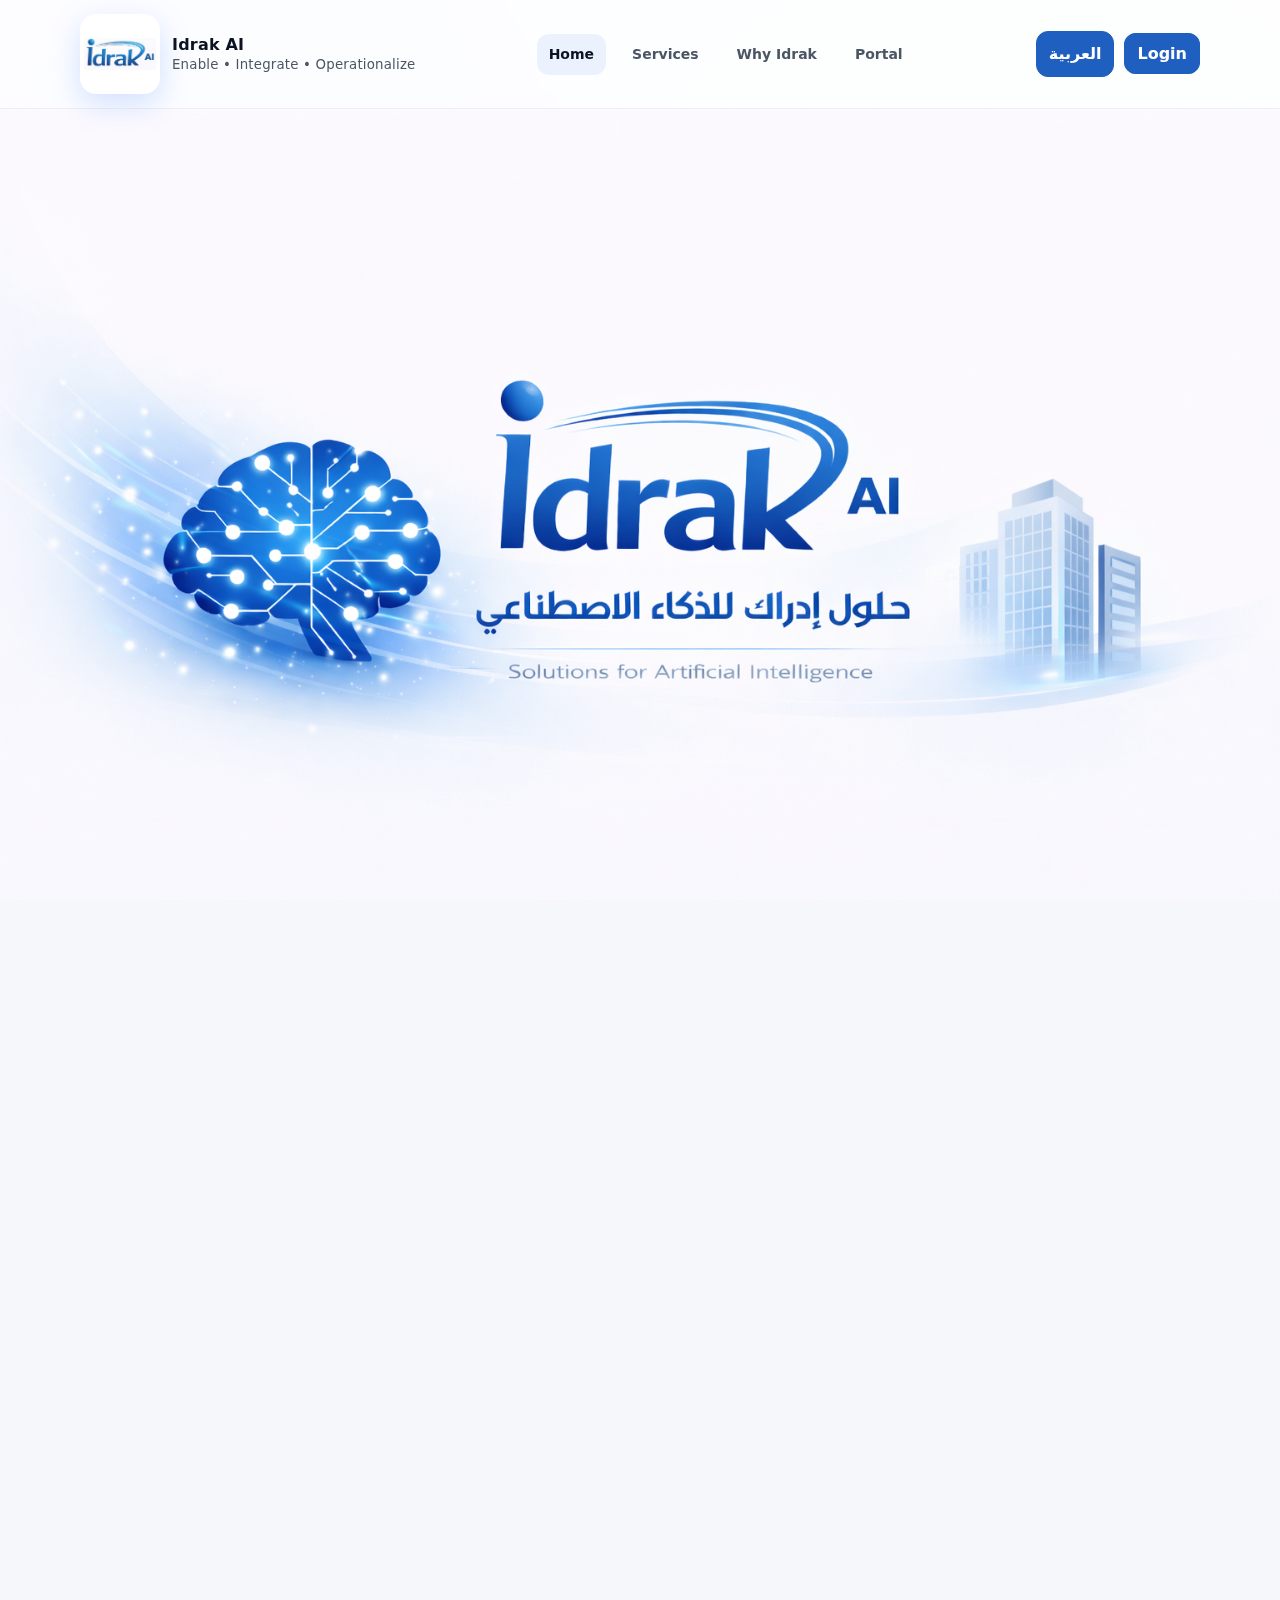
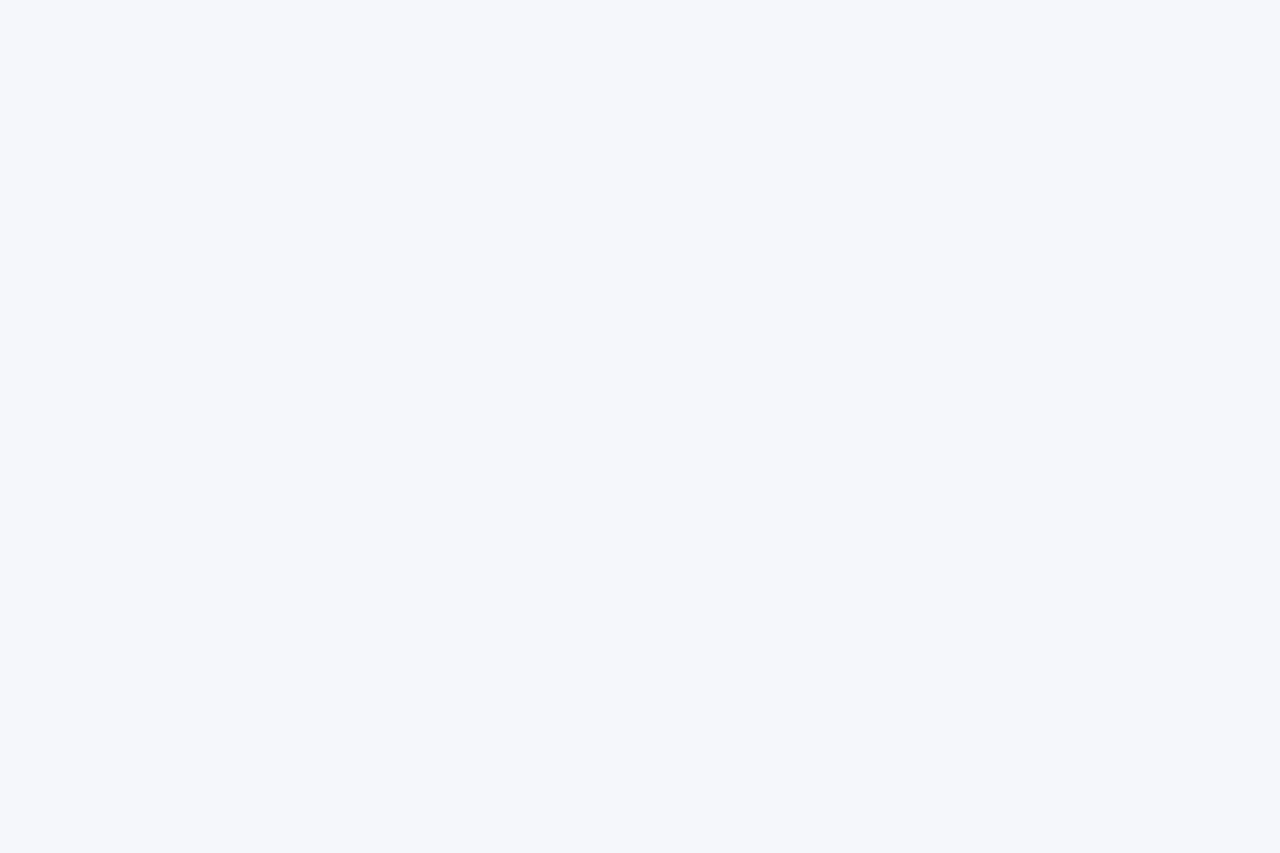
<file: index.html>
<!doctype html>
<html lang="en">
<head>
  <meta charset="utf-8" />
  <meta name="viewport" content="width=device-width, initial-scale=1" />
  <title>Idrak AI | AI Enablement & Integration (UAE)</title>
  <link rel="stylesheet" href="styles.css" />
  <script defer src="app.js"></script>
</head>
<body>
<a class="skip-link" href="#main">Skip to content</a>

<header>
  <div class="container nav">
    <a class="brand" href="index.html">
      <div class="logo" aria-hidden="true">
        <img src="Logo-IdrakS.png" alt="" />
      </div>
      <div>
        <h1>Idrak AI <small>Enable • Integrate • Operationalize</small></h1>
      </div>
    </a>

    <nav class="nav-links" id="navLinks" aria-label="Primary">
      <a href="index.html">Home</a>
      <a href="services.html">Services</a>
      <a href="about.html">Why Idrak</a>
      <a href="portal.html">Portal</a>
    </nav>

    <div class="nav-actions">
      <button class="btn mobile-toggle" id="mobileToggle" aria-label="Toggle menu" aria-expanded="false">☰</button>
      <a class="btn" href="index-ar.html">العربية</a>
      <div id="authArea"></div>
    </div>
  </div>
</header>

<div class="hero-banner" aria-hidden="true">
  <img src="assets/hero-hr-banner.png" alt="Idrak AI — Solutions for Artificial Intelligence" width="1120" height="280" />
</div>

<main id="main">
  <section class="hero">
    <div class="container hero-grid">
      <div class="card hero-card">
        <div class="kicker">UAE-based, enterprise-grade AI delivery</div>
        <h2>From AI ideas to secure, reliable systems embedded in real operations.</h2>
        <p class="lead">
          Idrak AI enables, integrates, and operationalizes AI across complex enterprise environments—connecting solutions to your
          ERP/CRM, portals, contact centers, and data platforms with strong governance and security.
        </p>
        <div class="hero-actions">
          <a class="btn primary" href="services.html">Explore Services</a>
          <a class="btn" href="login.html">Customer Login</a>
          <a class="btn" href="about.html">How We Reduce Risk</a>
        </div>
      </div>

      <aside class="card hero-side" aria-label="Key outcomes">
        <div class="metric">
          <strong>Execution + Integration Focus</strong>
          <span>Production solutions—not demos—connected to workflows and users.</span>
        </div>
        <div class="metric">
          <strong>Security-by-design & Responsible AI</strong>
          <span>Privacy, auditability, access controls, and guardrails.</span>
        </div>
        <div class="metric">
          <strong>MLOps & lifecycle controls</strong>
          <span>Monitoring, drift detection, retraining pipelines, versioned releases.</span>
        </div>
        <div class="metric">
          <strong>Measurable KPIs</strong>
          <span>Accuracy, latency, availability, cost/tx, adoption rates, SLA improvements.</span>
        </div>
      </aside>
    </div>
  </section>

  <section class="section">
    <div class="container">
      <h3>What we deliver</h3>
      <div class="grid-3">
        <div class="card feature">
          <h4>AI Enablement & Integration</h4>
          <p>Use-case discovery, data readiness, GenAI assistants, and API-first integration into enterprise platforms.</p>
        </div>
        <div class="card feature">
          <h4>Software Development & Delivery</h4>
          <p>Web/mobile apps, integration services, modernization, CI/CD, testing, and release governance for predictable outcomes.</p>
        </div>
        <div class="card feature">
          <h4>End-to-End AI IT Solutions</h4>
          <p>Cloud/data platforms, secure reference architectures, and support models aligned to enterprise standards.</p>
        </div>
      </div>
    </div>
  </section>

  <section class="section">
    <div class="container">
      <div class="card panel">
        <h3 style="margin:0 0 8px;">How We Work</h3>
        <p style="margin:0 0 12px; color: var(--muted);">
          Our approach is structured, transparent, and tailored:
        </p>
        <ul class="list" style="margin:0;">
          <li>Understand your organization and objectives</li>
          <li>Identify relevant AI use cases</li>
          <li>Design a clear and secure solution</li>
          <li>Implement gradually and responsibly</li>
          <li>Support, monitor, and improve</li>
        </ul>
      </div>
    </div>
  </section>

  <section class="section">
    <div class="container">
      <div class="card panel">
        <div class="row">
          <div>
            <h3 style="margin:0 0 6px;">Customer Support Portal</h3>
            <p style="margin:0; color: var(--muted);">
              Login to log cases and track your requests.
            </p>
          </div>
          <div class="row" style="gap:10px;">
            <a class="btn primary" href="login.html">Login</a>
            <a class="btn" href="portal.html">Go to Portal</a>
          </div>
        </div>
      </div>
    </div>
  </section>
</main>

<footer>
  <div class="container footer-grid">
    <div>
      <p style="margin:0 0 8px; font-weight:800; color: rgba(15,23,42,0.9);">Idrak AI (UAE)</p>
      <p style="margin:0;">
        AI enablement, integration, and operational delivery across regulated, complex enterprise environments.
      </p>
    </div>
    <div>
      <p style="margin:0 0 8px; font-weight:800; color: rgba(15,23,42,0.9);">Navigation</p>
      <p style="margin:0;"><a href="services.html">Services</a></p>
      <p style="margin:0;"><a href="about.html">Why Idrak</a></p>
      <p style="margin:0;"><a href="portal.html">Portal</a></p>
    </div>
    <div>
      <p style="margin:0 0 8px; font-weight:800; color: rgba(15,23,42,0.9);">Contact</p>
      <p style="margin:0;">Email: <a href="mailto:info@idrak.ai">info@idrak.ai</a></p>
      <p style="margin:0;">Phone: <a href="tel:+971543200406">+971 54 320 0406</a></p>
      <p style="margin:0;">Address: Dubai, UAE</p>
    </div>
  </div>
  <div class="container footer-bottom">
    © <span id="year"></span> Idrak AI. All rights reserved.
  </div>
</footer>

<script>
  document.getElementById("year").textContent = new Date().getFullYear();
</script>
</body>
</html>
</file>
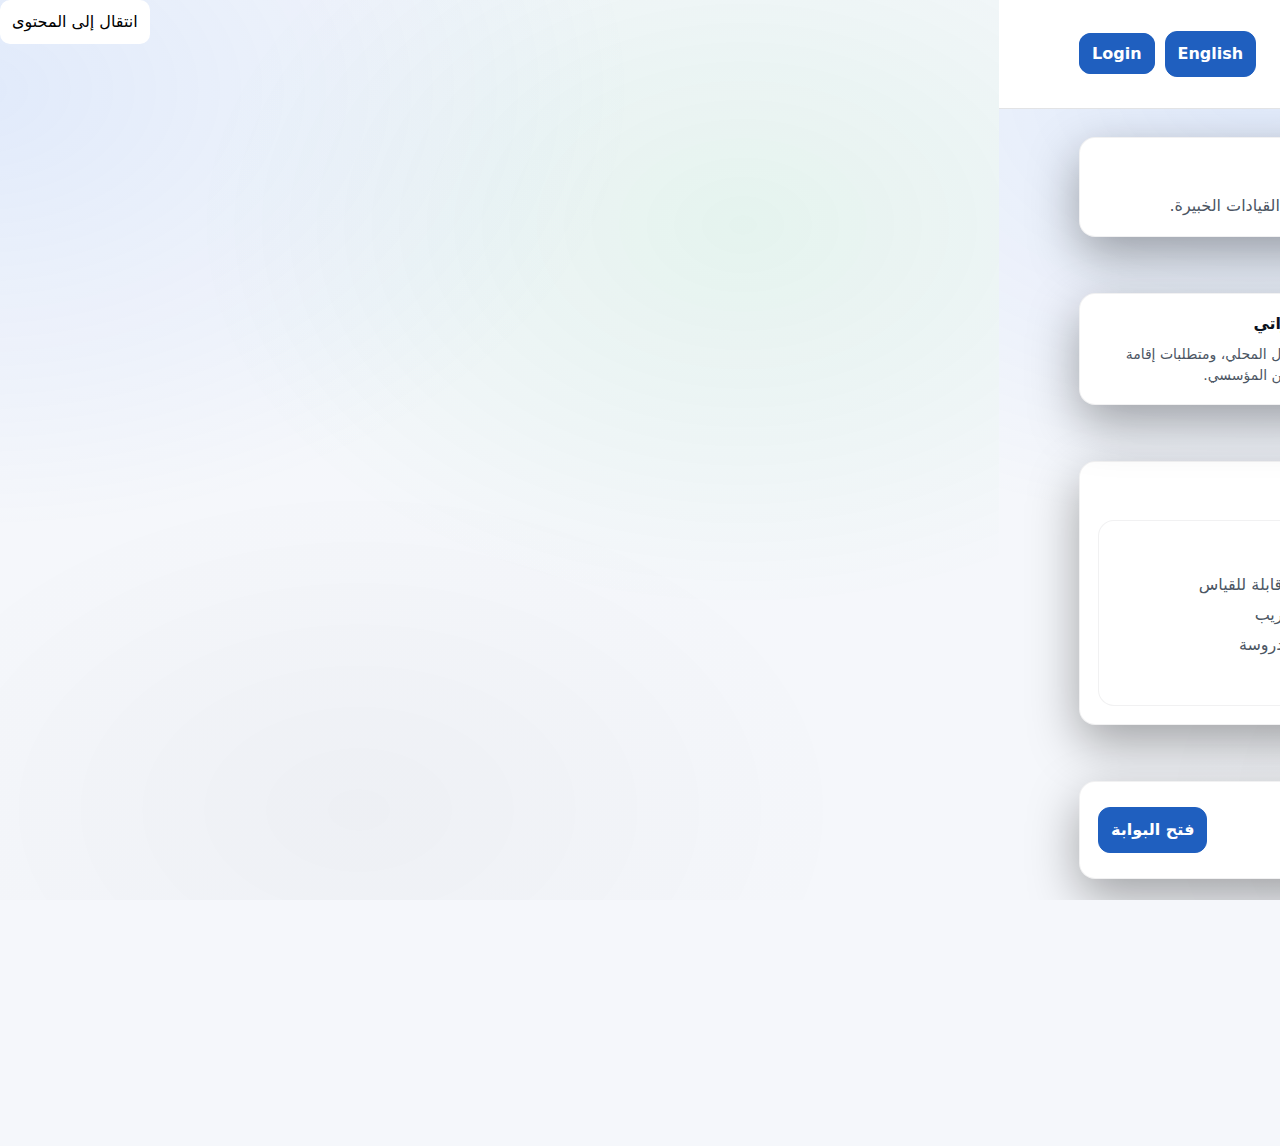
<file: about-ar.html>
<!doctype html>
<html lang="ar" dir="rtl">
<head>
  <meta charset="utf-8" />
  <meta name="viewport" content="width=device-width, initial-scale=1" />
  <title>إدراك للذكاء الاصطناعي | لماذا إدراك</title>
  <link rel="stylesheet" href="styles.css" />
  <script defer src="app.js"></script>
</head>
<body>
<a class="skip-link" href="#main">انتقال إلى المحتوى</a>

<header>
  <div class="container nav">
    <a class="brand" href="index-ar.html">
      <div class="logo" aria-hidden="true">
        <img src="Logo-IdrakS.png" alt="شعار إدراك للذكاء الاصطناعي" />
      </div>
      <div><h1>إدراك للذكاء الاصطناعي <small>تمكين • تكامل • تشغيل</small></h1></div>
    </a>

    <nav class="nav-links" id="navLinks" aria-label="القائمة الرئيسية">
      <a href="index-ar.html">الرئيسية</a>
      <a href="services-ar.html">الخدمات</a>
      <a href="about-ar.html">لماذا إدراك</a>
      <a href="contact-ar.html">اتصل بنا</a>
      <a href="portal-ar.html">البوابة</a>
    </nav>

    <div class="nav-actions">
      <button class="btn mobile-toggle" id="mobileToggle" aria-label="إظهار القائمة" aria-expanded="false">☰</button>
      <a class="btn" href="about.html">English</a>
      <div id="authArea"></div>
    </div>
  </div>
</header>

<main id="main">
  <section class="section">
    <div class="container">
      <div class="card panel">
        <h3 style="margin:0 0 8px;">لماذا إدراك للذكاء الاصطناعي مهمة</h3>
        <p style="margin:0; color: var(--muted);">
          نساعد المؤسسات على الانتقال من "أفكار" الذكاء الاصطناعي إلى أنظمة آمنة وموثوقة تعمل فعلياً في العمليات، مع مشاركة مباشرة من القيادات الخبيرة.
        </p>
      </div>
    </div>
  </section>

  <section class="section">
    <div class="container grid-3">
      <div class="card feature">
        <h4>تركيز على التنفيذ والتكامل</h4>
        <p>حلول تشغيلية مدمجة في الأنظمة والعمليات ورحلات المستخدمين—وليست نماذج أولية معزولة.</p>
      </div>
      <div class="card feature">
        <h4>انضباط مؤسسي</h4>
        <p>هندسة بقيادة المعماريات، ونشر للإنتاج، وإدارة دورة حياة، وحوكمة منذ اليوم الأول.</p>
      </div>
      <div class="card feature">
        <h4>فهم للسياق الإماراتي</h4>
        <p>مواءمة مع توقعات الامتثال المحلي، ومتطلبات إقامة البيانات، واشتراطات الأمن المؤسسي.</p>
      </div>
    </div>
  </section>

  <section class="section">
    <div class="container">
      <div class="card panel">
        <h3 style="margin:0 0 10px;">كيف يقلل عملنا من المخاطر</h3>
        <div class="grid-2">
          <div class="card feature" style="box-shadow:none;">
            <h4>الأمن حسب التصميم والذكاء الاصطناعي المسؤول</h4>
            <ul class="list">
              <li>ضوابط خصوصية وتقليل للبيانات المستخدمة</li>
              <li>إدارة الهوية والوصول، وإمكانية التدقيق والتسجيل</li>
              <li>أنماط أمان للمحفزات وآليات حماية لحلول الذكاء الاصطناعي التوليدي</li>
            </ul>
          </div>
          <div class="card feature" style="box-shadow:none;">
            <h4>حوكمة التسليم وإدارة دورة حياة النماذج</h4>
            <ul class="list">
              <li>مراحل واضحة، معايير قبول، ومؤشرات أداء قابلة للقياس</li>
              <li>مراقبة، كشف انجراف، ومسارات لإعادة التدريب</li>
              <li>آليات تراجع عن الإصدارات وإدارة تغييرات مدروسة</li>
            </ul>
          </div>
        </div>
      </div>
    </div>
  </section>

  <section class="section">
    <div class="container">
      <div class="card panel">
        <div class="row">
          <div>
            <h3 style="margin:0 0 6px;">تحتاج إلى دعم؟</h3>
            <p style="margin:0; color: var(--muted);">يمكنك تسجيل الدخول لفتح بلاغ ومتابعة حالته.</p>
          </div>
          <a class="btn primary" href="portal-ar.html">فتح البوابة</a>
        </div>
      </div>
    </div>
  </section>
</main>

<footer>
  <div class="container footer-grid">
    <div>
      <p style="margin:0 0 8px; font-weight:800; color:rgba(15,23,42,0.9);">إدراك للذكاء الاصطناعي (الإمارات)</p>
      <p style="margin:0;">تسليم يركّز على التكامل والتشغيل في بيئات الإنتاج.</p>
    </div>
    <div>
      <p style="margin:0 0 8px; font-weight:800; color:rgba(15,23,42,0.9);">التصفح</p>
      <p style="margin:0;"><a href="index-ar.html">الرئيسية</a></p>
      <p style="margin:0;"><a href="services-ar.html">الخدمات</a></p>
      <p style="margin:0;"><a href="contact-ar.html">اتصل بنا</a></p>
      <p style="margin:0;"><a href="portal-ar.html">البوابة</a></p>
    </div>
    <div>
      <p style="margin:0 0 8px; font-weight:800; color:rgba(15,23,42,0.9);">التواصل</p>
      <p style="margin:0;">البريد الإلكتروني: <a href="mailto:info@idrakai.ae">info@idrakai.ae</a></p>
      <p style="margin:0;">الهاتف: <a href="tel:+971543200406" dir="ltr">+971 54 320 0406</a></p>
      <p style="margin:0;">العنوان: دبي، الإمارات العربية المتحدة</p>
    </div>
  </div>
  <div class="container footer-bottom">© <span id="year"></span> إدراك للذكاء الاصطناعي. جميع الحقوق محفوظة.</div>
</footer>

<script>document.getElementById("year").textContent = new Date().getFullYear();</script>
</body>
</html>
</file>
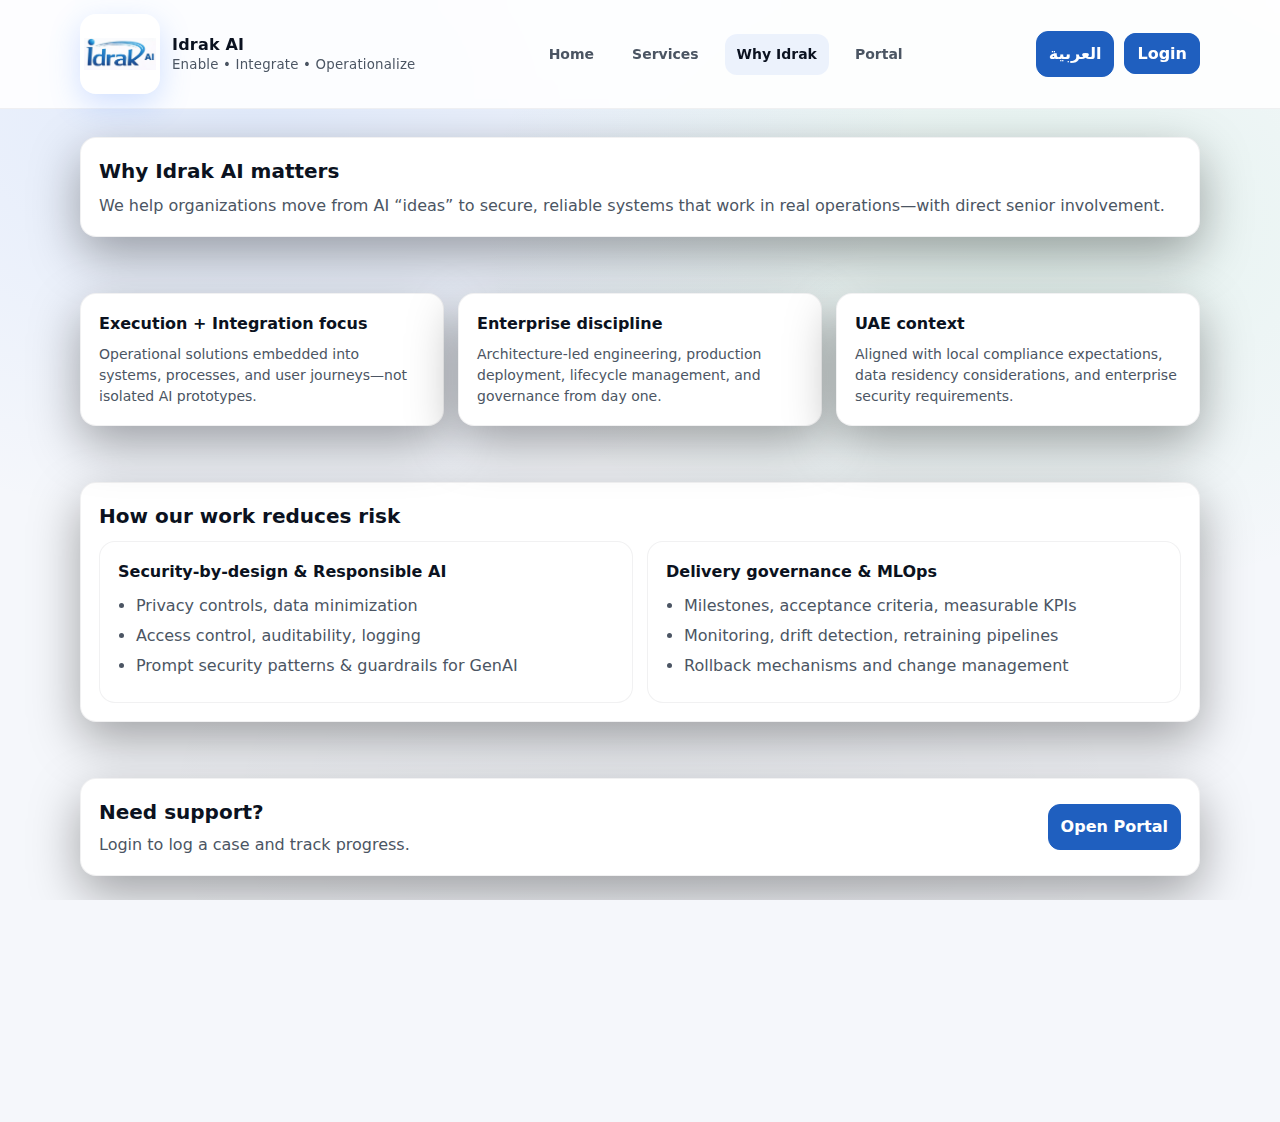
<file: about.html>
<!doctype html>
<html lang="en">
<head>
  <meta charset="utf-8" />
  <meta name="viewport" content="width=device-width, initial-scale=1" />
  <title>Idrak AI | Why Idrak</title>
  <link rel="stylesheet" href="styles.css" />
  <script defer src="app.js"></script>
</head>
<body>
<a class="skip-link" href="#main">Skip to content</a>

<header>
  <div class="container nav">
    <a class="brand" href="index.html">
      <div class="logo" aria-hidden="true">
        <img src="Logo-IdrakS.png" alt="" />
      </div>
      <div><h1>Idrak AI <small>Enable • Integrate • Operationalize</small></h1></div>
    </a>

    <nav class="nav-links" id="navLinks" aria-label="Primary">
      <a href="index.html">Home</a>
      <a href="services.html">Services</a>
      <a href="about.html">Why Idrak</a>
      <a href="portal.html">Portal</a>
    </nav>

    <div class="nav-actions">
      <button class="btn mobile-toggle" id="mobileToggle" aria-label="Toggle menu" aria-expanded="false">☰</button>
      <a class="btn" href="about-ar.html">العربية</a>
      <div id="authArea"></div>
    </div>
  </div>
</header>

<main id="main">
  <section class="section">
    <div class="container">
      <div class="card panel">
        <h3 style="margin:0 0 8px;">Why Idrak AI matters</h3>
        <p style="margin:0; color: var(--muted);">
          We help organizations move from AI “ideas” to secure, reliable systems that work in real operations—with direct senior involvement.
        </p>
      </div>
    </div>
  </section>

  <section class="section">
    <div class="container grid-3">
      <div class="card feature">
        <h4>Execution + Integration focus</h4>
        <p>Operational solutions embedded into systems, processes, and user journeys—not isolated AI prototypes.</p>
      </div>
      <div class="card feature">
        <h4>Enterprise discipline</h4>
        <p>Architecture-led engineering, production deployment, lifecycle management, and governance from day one.</p>
      </div>
      <div class="card feature">
        <h4>UAE context</h4>
        <p>Aligned with local compliance expectations, data residency considerations, and enterprise security requirements.</p>
      </div>
    </div>
  </section>

  <section class="section">
    <div class="container">
      <div class="card panel">
        <h3 style="margin:0 0 10px;">How our work reduces risk</h3>
        <div class="grid-2">
          <div class="card feature" style="box-shadow:none;">
            <h4>Security-by-design & Responsible AI</h4>
            <ul class="list">
              <li>Privacy controls, data minimization</li>
              <li>Access control, auditability, logging</li>
              <li>Prompt security patterns & guardrails for GenAI</li>
            </ul>
          </div>
          <div class="card feature" style="box-shadow:none;">
            <h4>Delivery governance & MLOps</h4>
            <ul class="list">
              <li>Milestones, acceptance criteria, measurable KPIs</li>
              <li>Monitoring, drift detection, retraining pipelines</li>
              <li>Rollback mechanisms and change management</li>
            </ul>
          </div>
        </div>
      </div>
    </div>
  </section>

  <section class="section">
    <div class="container">
      <div class="card panel">
        <div class="row">
          <div>
            <h3 style="margin:0 0 6px;">Need support?</h3>
            <p style="margin:0; color: var(--muted);">Login to log a case and track progress.</p>
          </div>
          <a class="btn primary" href="portal.html">Open Portal</a>
        </div>
      </div>
    </div>
  </section>
</main>

<footer>
  <div class="container footer-grid">
    <div>
      <p style="margin:0 0 8px; font-weight:800; color: rgba(15,23,42,0.9);">Idrak AI (UAE)</p>
      <p style="margin:0;">Integration-first delivery with production-grade operationalization.</p>
    </div>
    <div>
      <p style="margin:0 0 8px; font-weight:800; color: rgba(15,23,42,0.9);">Navigation</p>
      <p style="margin:0;"><a href="index.html">Home</a></p>
      <p style="margin:0;"><a href="services.html">Services</a></p>
      <p style="margin:0;"><a href="portal.html">Portal</a></p>
    </div>
    <div>
      <p style="margin:0 0 8px; font-weight:800; color: rgba(15,23,42,0.9);">Contact</p>
      <p style="margin:0;">Email: <a href="mailto:info@idrak.ai">info@idrak.ai</a></p>
      <p style="margin:0;">Phone: <a href="tel:+971543200406">+971 54 320 0406</a></p>
      <p style="margin:0;">Address: Al Muraqabat WARBA Center</p>
    </div>
  </div>
  <div class="container footer-bottom">© <span id="year"></span> Idrak AI. All rights reserved.</div>
</footer>

<script>document.getElementById("year").textContent = new Date().getFullYear();</script>
</body>
</html>
</file>
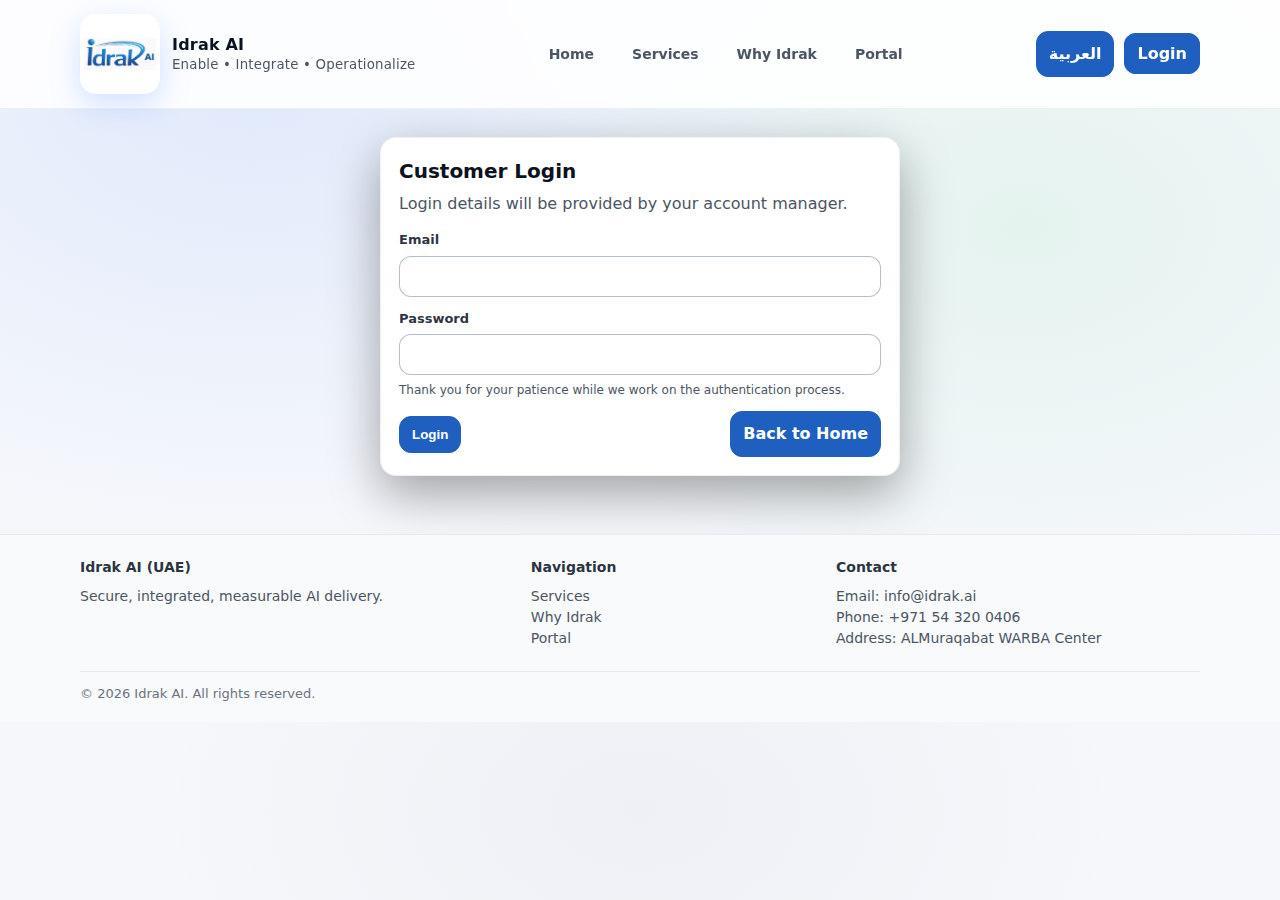
<file: case-ar.html>
<!doctype html>
<html lang="ar" dir="rtl">
<head>
  <meta charset="utf-8" />
  <meta name="viewport" content="width=device-width, initial-scale=1" />
  <title>إدراك للذكاء الاصطناعي | تسجيل بلاغ</title>
  <link rel="stylesheet" href="styles.css" />
  <script defer src="app.js"></script>
</head>
<body>
<a class="skip-link" href="#main">انتقال إلى المحتوى</a>

<header>
  <div class="container nav">
    <a class="brand" href="index-ar.html">
      <div class="logo" aria-hidden="true">
        <img src="Logo-IdrakS.png" alt="شعار إدراك للذكاء الاصطناعي" />
      </div>
      <div><h1>إدراك للذكاء الاصطناعي <small>تمكين • تكامل • تشغيل</small></h1></div>
    </a>

    <nav class="nav-links" id="navLinks" aria-label="القائمة الرئيسية">
      <a href="index-ar.html">الرئيسية</a>
      <a href="services-ar.html">الخدمات</a>
      <a href="about-ar.html">لماذا إدراك</a>
      <a href="contact-ar.html">اتصل بنا</a>
      <a href="portal-ar.html">البوابة</a>
    </nav>

    <div class="nav-actions">
      <button class="btn mobile-toggle" id="mobileToggle" aria-label="إظهار القائمة" aria-expanded="false">☰</button>
      <a class="btn" href="case.html">English</a>
      <div id="authArea"></div>
    </div>
  </div>
</header>

<main id="main">
  <section class="section">
    <div class="container" style="display:grid; gap: 14px;">
      <div class="card panel">
        <div class="row">
          <div>
            <h3 style="margin:0 0 6px;">تسجيل بلاغ دعم</h3>
            <p style="margin:0; color: var(--muted);">يرجى تزويدنا بالتفاصيل اللازمة ليتمكن فريقنا من المتابعة.</p>
          </div>
          <a class="btn" href="portal-ar.html">العودة إلى البوابة</a>
        </div>
      </div>

      <div class="card panel">
        <form class="form" id="caseForm">
          <div class="field">
            <label for="customerEmail">البريد الإلكتروني للعميل</label>
            <input id="customerEmail" name="customerEmail" type="email" readonly />
            <div class="helper">يتم جلب هذه القيمة من جلسة تسجيل الدخول.</div>
          </div>

          <div class="grid-2">
            <div class="field">
              <label for="caseCategory">الفئة</label>
              <select id="caseCategory" name="category">
                <option>تمكين وتكامل الذكاء الاصطناعي</option>
                <option>الذكاء الاصطناعي التوليدي / المساعد المعرفي</option>
                <option>إدارة دورة حياة النماذج ومراقبتها</option>
                <option>التكامل / واجهات برمجية</option>
                <option>تسليم برمجيات</option>
                <option>أخرى</option>
              </select>
            </div>

            <div class="field">
              <label for="casePriority">الأولوية</label>
              <select id="casePriority" name="priority">
                <option>منخفضة</option>
                <option selected>متوسطة</option>
                <option>مرتفعة</option>
                <option>حرجة</option>
              </select>
            </div>
          </div>

          <div class="field">
            <label for="caseTitle">عنوان البلاغ</label>
            <input id="caseTitle" name="title" placeholder="مثال: مشكلة في الوصول إلى البوابة / طلب تكامل / تنبيه عن انجراف نموذج" required />
          </div>

          <div class="field">
            <label for="caseDescription">الوصف</label>
            <textarea id="caseDescription" name="description" placeholder="أضف الخطوات، الأثر، البيئة، الأوقات، وأي روابط ذات صلة." required></textarea>
          </div>

          <div id="caseMsg" class="card panel" style="display:none; box-shadow:none;"></div>

          <div class="row">
            <button class="btn primary" type="submit">إرسال البلاغ</button>
            <a class="btn" href="portal-ar.html">عرض بلاغاتي</a>
          </div>
        </form>
      </div>
    </div>
  </section>
</main>

<footer>
  <div class="container footer-grid">
    <div>
      <p style="margin:0 0 8px; font-weight:800; color:rgba(15,23,42,0.9);">إدراك للذكاء الاصطناعي (الإمارات)</p>
      <p style="margin:0;">أمن حسب التصميم، حوكمة تسليم، واستعداد للإنتاج.</p>
    </div>
    <div>
      <p style="margin:0 0 8px; font-weight:800; color:rgba(15,23,42,0.9);">التصفح</p>
      <p style="margin:0;"><a href="index-ar.html">الرئيسية</a></p>
      <p style="margin:0;"><a href="services-ar.html">الخدمات</a></p>
      <p style="margin:0;"><a href="contact-ar.html">اتصل بنا</a></p>
      <p style="margin:0;"><a href="portal-ar.html">البوابة</a></p>
    </div>
    <div>
      <p style="margin:0 0 8px; font-weight:800; color:rgba(15,23,42,0.9);">التواصل</p>
      <p style="margin:0;">البريد الإلكتروني: <a href="mailto:info@idrak.ai">info@idrak.ai</a></p>
      <p style="margin:0;">الهاتف: <a href="tel:+971543200406" dir="ltr">+971 54 320 0406</a></p>
      <p style="margin:0;">العنوان: دبي، الإمارات العربية المتحدة</p>
    </div>
  </div>
  <div class="container footer-bottom">© <span id="year"></span> إدراك للذكاء الاصطناعي. جميع الحقوق محفوظة.</div>
</footer>

<script>document.getElementById("year").textContent = new Date().getFullYear();</script>
</body>
</html>
</file>
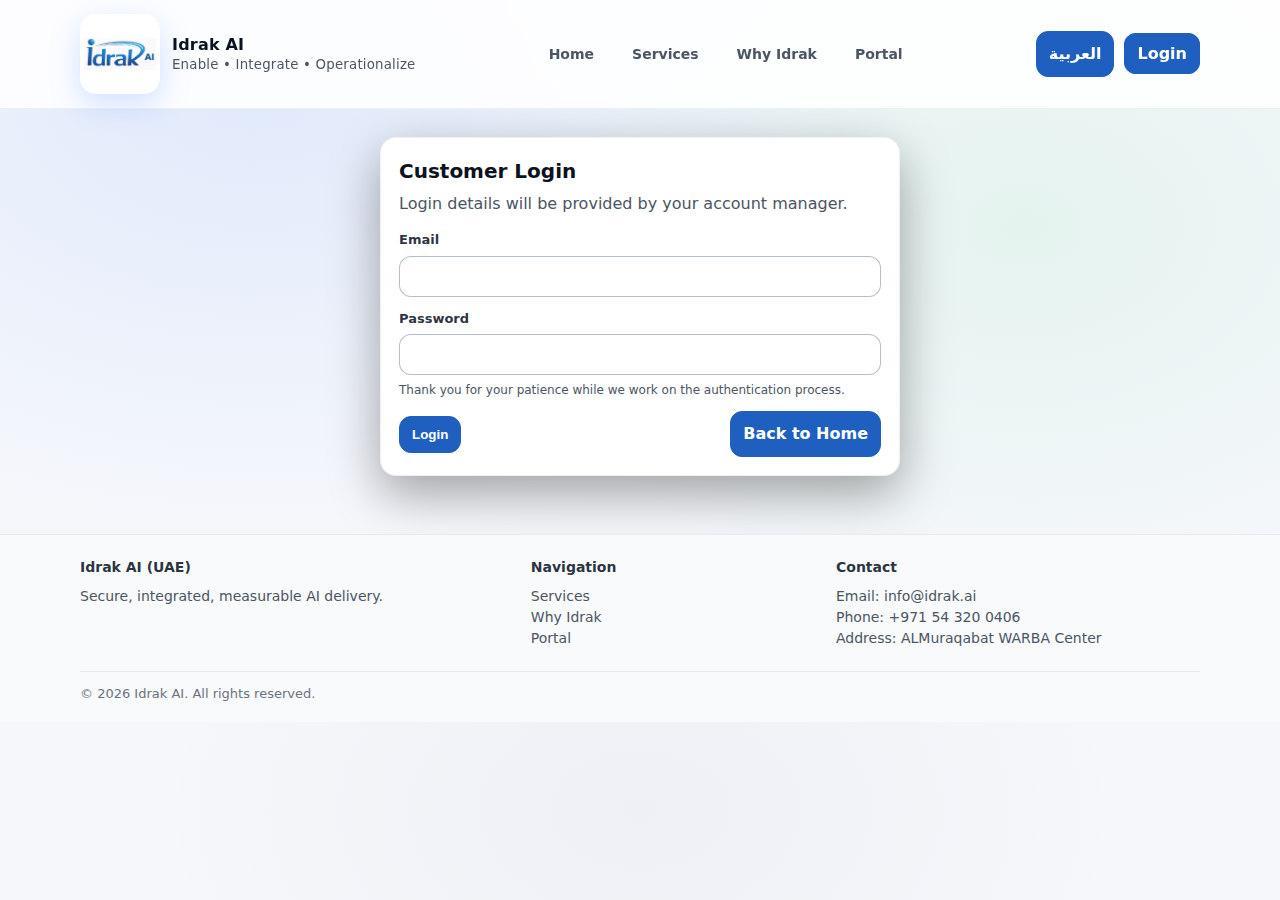
<file: case.html>
<!doctype html>
<html lang="en">
<head>
  <meta charset="utf-8" />
  <meta name="viewport" content="width=device-width, initial-scale=1" />
  <title>Idrak AI | Log a Case</title>
  <link rel="stylesheet" href="styles.css" />
  <script defer src="app.js"></script>
</head>
<body>
<a class="skip-link" href="#main">Skip to content</a>

<header>
  <div class="container nav">
    <a class="brand" href="index.html">
      <div class="logo" aria-hidden="true">
        <img src="Logo-IdrakS.png" alt="" />
      </div>
      <div><h1>Idrak AI <small>Enable • Integrate • Operationalize</small></h1></div>
    </a>

    <nav class="nav-links" id="navLinks" aria-label="Primary">
      <a href="index.html">Home</a>
      <a href="services.html">Services</a>
      <a href="about.html">Why Idrak</a>
      <a href="portal.html">Portal</a>
    </nav>

    <div class="nav-actions">
      <button class="btn mobile-toggle" id="mobileToggle" aria-label="Toggle menu" aria-expanded="false">☰</button>
      <div id="authArea"></div>
    </div>
  </div>
</header>

<main id="main">
  <section class="section">
    <div class="container" style="display:grid; gap: 14px;">
      <div class="card panel">
        <div class="row">
          <div>
            <h3 style="margin:0 0 6px;">Log a Support Case</h3>
            <p style="margin:0; color: var(--muted);">Provide details and our team will follow up.</p>
          </div>
          <a class="btn" href="portal.html">Back to Portal</a>
        </div>
      </div>

      <div class="card panel">
        <form class="form" id="caseForm">
          <div class="field">
            <label for="customerEmail">Customer Email</label>
            <input id="customerEmail" name="customerEmail" type="email" readonly />
            <div class="helper">This is taken from your login session.</div>
          </div>

          <div class="grid-2">
            <div class="field">
              <label for="caseCategory">Category</label>
              <select id="caseCategory" name="category">
                <option>AI Enablement & Integration</option>
                <option>Generative AI / Knowledge Assistant</option>
                <option>MLOps & Monitoring</option>
                <option>Integration / APIs</option>
                <option>Software Delivery</option>
                <option>Other</option>
              </select>
            </div>

            <div class="field">
              <label for="casePriority">Priority</label>
              <select id="casePriority" name="priority">
                <option>Low</option>
                <option selected>Medium</option>
                <option>High</option>
                <option>Critical</option>
              </select>
            </div>
          </div>

          <div class="field">
            <label for="caseTitle">Case Title</label>
            <input id="caseTitle" name="title" placeholder="e.g., Access issue to portal / Integration request / Model drift alert" required />
          </div>

          <div class="field">
            <label for="caseDescription">Description</label>
            <textarea id="caseDescription" name="description" placeholder="Add steps, impact, environment, timestamps, and any relevant links." required></textarea>
          </div>

          <div id="caseMsg" class="card panel" style="display:none; box-shadow:none;"></div>

          <div class="row">
            <button class="btn primary" type="submit">Submit Case</button>
            <a class="btn" href="portal.html">View My Cases</a>
          </div>
        </form>
      </div>
    </div>
  </section>
</main>

<footer>
  <div class="container footer-grid">
    <div>
      <p style="margin:0 0 8px; font-weight:800; color:rgba(234,240,255,0.9);">Idrak AI (UAE)</p>
      <p style="margin:0;">Security-by-design, delivery governance, and production readiness.</p>
    </div>
    <div>
      <p style="margin:0 0 8px; font-weight:800; color:rgba(234,240,255,0.9);">Navigation</p>
      <p style="margin:0;"><a href="index.html">Home</a></p>
      <p style="margin:0;"><a href="services.html">Services</a></p>
      <p style="margin:0;"><a href="portal.html">Portal</a></p>
    </div>
    <div>
      <p style="margin:0 0 8px; font-weight:800; color:rgba(234,240,255,0.9);">Contact</p>
      <p style="margin:0;">Email: <a href="mailto:info@idrak.ai">info@idrak.ai</a></p>
      <p style="margin:0;">Location: UAE</p>
    </div>
  </div>
  <div class="container footer-bottom">© <span id="year"></span> Idrak AI. All rights reserved.</div>
</footer>

<script>document.getElementById("year").textContent = new Date().getFullYear();</script>
</body>
</html>
</file>
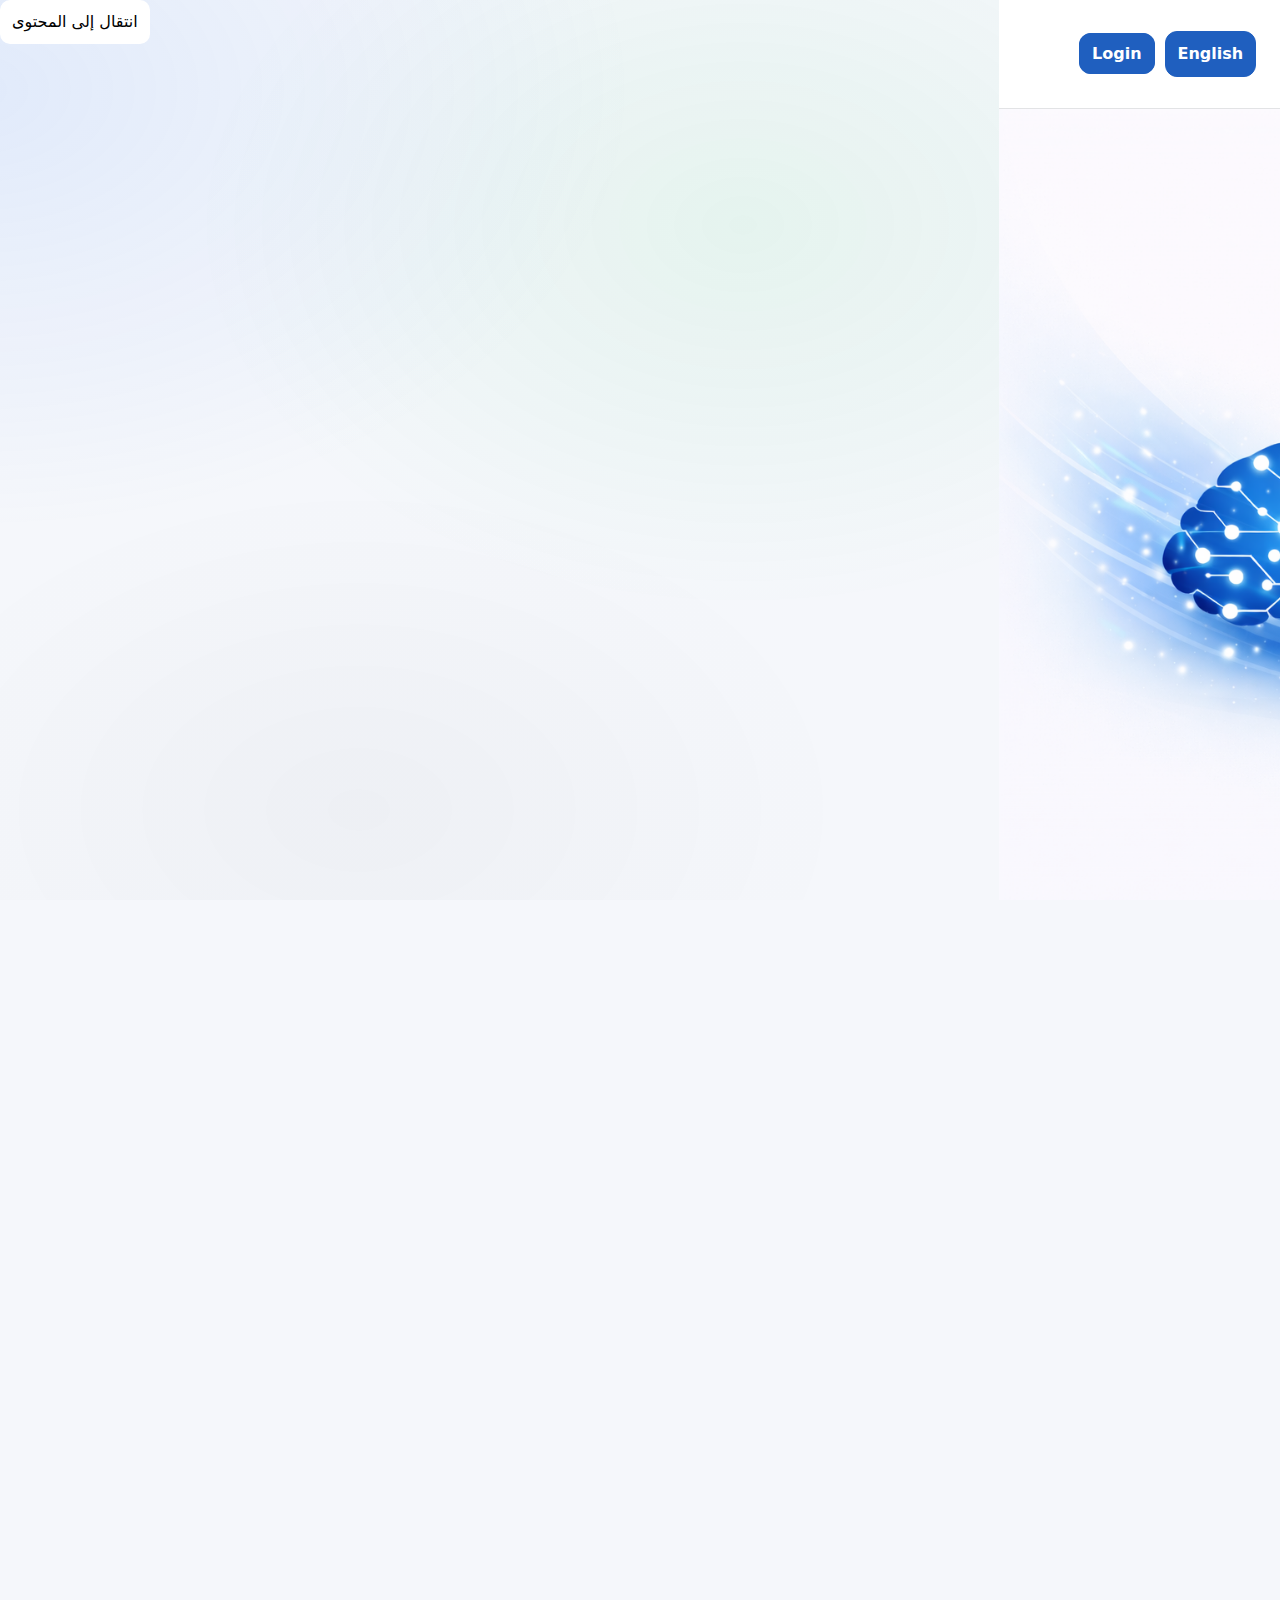
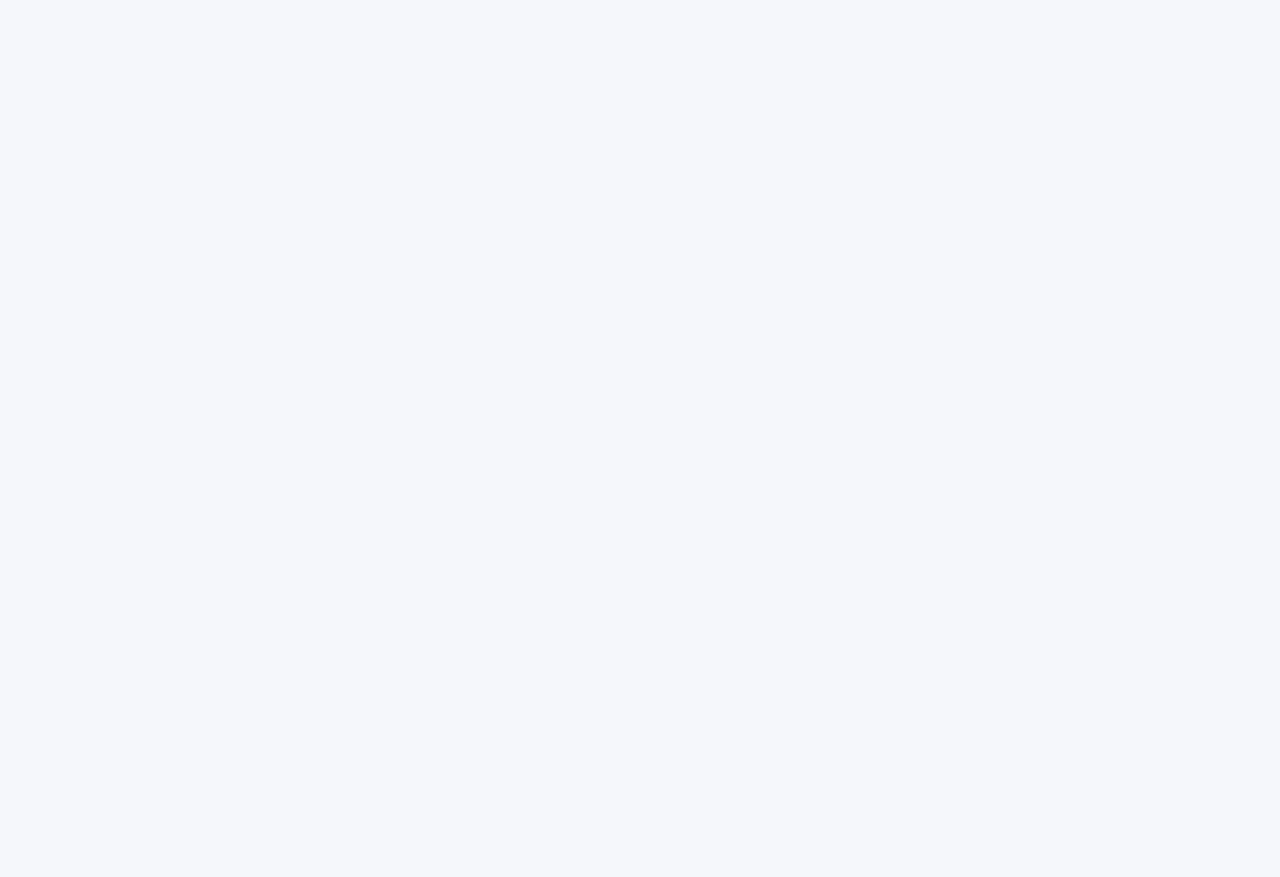
<file: index-ar.html>
<!doctype html>
<html lang="ar" dir="rtl">
<head>
  <meta charset="utf-8" />
  <meta name="viewport" content="width=device-width, initial-scale=1" />
  <title>إدراك للذكاء الاصطناعي | التمكين والتكامل (الإمارات)</title>
  <link rel="stylesheet" href="styles.css" />
  <script defer src="app.js"></script>
</head>
<body>
<a class="skip-link" href="#main">انتقال إلى المحتوى</a>

<header>
  <div class="container nav">
    <a class="brand" href="index-ar.html">
      <div class="logo" aria-hidden="true">
        <img src="Logo-IdrakS.png" alt="شعار إدراك للذكاء الاصطناعي" />
      </div>
      <div>
        <h1>إدراك للذكاء الاصطناعي <small>تمكين • تكامل • تشغيل</small></h1>
      </div>
    </a>

    <nav class="nav-links" id="navLinks" aria-label="القائمة الرئيسية">
      <a href="index-ar.html">الرئيسية</a>
      <a href="services-ar.html">الخدمات</a>
      <a href="about-ar.html">لماذا إدراك</a>
      <a href="contact-ar.html">اتصل بنا</a>
      <a href="portal-ar.html">البوابة</a>
    </nav>

    <div class="nav-actions">
      <button class="btn mobile-toggle" id="mobileToggle" aria-label="إظهار القائمة" aria-expanded="false">☰</button>
      <a class="btn" href="index.html">English</a>
      <div id="authArea"></div>
    </div>
  </div>
</header>

<div class="hero-banner" aria-hidden="true">
  <img src="assets/hero-hr-banner.png" alt="إدراك للذكاء الاصطناعي — حلول الذكاء الاصطناعي" width="1120" height="280" />
</div>

<main id="main">
  <section class="hero">
    <div class="container hero-grid">
      <div class="card hero-card">
        <div class="kicker">تقديم حلول ذكاء اصطناعي مؤسسية من الإمارات</div>
        <h2>من أفكار الذكاء الاصطناعي إلى أنظمة موثوقة وآمنة مدمجة في العمليات اليومية.</h2>
        <p class="lead">
          تقوم إدراك للذكاء الاصطناعي بتمكين وتكامل وتشغيل حلول الذكاء الاصطناعي في بيئات المؤسسات المعقدة—مع ربط الحلول
          بأنظمة الـ ERP وCRM والبـوابات ومراكز الاتصال ومنصات البيانات، مع حوكمة وأمن قويين.
        </p>
        <div class="hero-actions">
          <a class="btn primary" href="services-ar.html">استكشاف الخدمات</a>
          <a class="btn" href="login-ar.html">تسجيل دخول العميل</a>
          <a class="btn" href="about-ar.html">كيف نقلل المخاطر</a>
        </div>
      </div>

      <aside class="card hero-side" aria-label="النتائج الرئيسية">
        <div class="metric">
          <strong>تركيز على التنفيذ والتكامل</strong>
          <span>حلول جاهزة للإنتاج وليست تجارب، ومتصلة بالعمليات والمستخدمين.</span>
        </div>
        <div class="metric">
          <strong>الأمن حسب التصميم والذكاء الاصطناعي المسؤول</strong>
          <span>الخصوصية، إمكانية التدقيق، ضوابط الوصول، وآليات الحماية.</span>
        </div>
        <div class="metric">
          <strong>إدارة دورة حياة النماذج (MLOps)</strong>
          <span>المراقبة، كشف الانجراف، مسارات إعادة التدريب، وإصدارات مُدارة.</span>
        </div>
        <div class="metric">
          <strong>مؤشرات أداء قابلة للقياس</strong>
          <span>الدقة، زمن الاستجابة، التوفرية، التكلفة لكل معاملة، معدلات الاستخدام، وتحسينات مستوى الخدمة.</span>
        </div>
      </aside>
    </div>
  </section>

  <section class="section">
    <div class="container">
      <h3>ماذا نقدم</h3>
      <div class="grid-3">
        <div class="card feature">
          <h4>تمكين وتكامل الذكاء الاصطناعي</h4>
          <p>اكتشاف حالات الاستخدام، جاهزية البيانات، المساعدين المعتمدين على النماذج التوليدية، والتكامل عبر واجهات برمجية مع الأنظمة المؤسسية.</p>
        </div>
        <div class="card feature">
          <h4>تطوير البرمجيات وتسليم المشاريع</h4>
          <p>تطبيقات ويب وجوال، خدمات تكامل، تحديث الأنظمة، خطوط CI/CD، الاختبارات، وحوكمة الإصدارات لضمان نتائج متوقعة.</p>
        </div>
        <div class="card feature">
          <h4>حلول متكاملة للذكاء الاصطناعي وتقنية المعلومات</h4>
          <p>منصات سحابية وبيانات، هياكل مرجعية آمنة، ونماذج دعم متوافقة مع معايير المؤسسات.</p>
        </div>
      </div>
    </div>
  </section>

  <section class="section">
    <div class="container">
      <div class="card panel">
        <h3 style="margin:0 0 8px;">كيف نعمل</h3>
        <p style="margin:0 0 12px; color: var(--muted);">
          نهجنا منظم وشفاف ومُصمّم لاحتياجاتك:
        </p>
        <ul class="list" style="margin:0;">
          <li>فهم مؤسستك وأهدافك</li>
          <li>تحديد حالات الاستخدام المناسبة للذكاء الاصطناعي</li>
          <li>تصميم حل واضح وآمن</li>
          <li>التنفيذ تدريجياً ومسؤولاً</li>
          <li>الدعم والمراقبة والتحسين المستمر</li>
        </ul>
      </div>
    </div>
  </section>

  <section class="section">
    <div class="container">
      <div class="card panel">
        <div class="row">
          <div>
            <h3 style="margin:0 0 6px;">بوابة دعم العملاء</h3>
            <p style="margin:0; color: var(--muted);">
              سجّل الدخول لفتح بلاغات المتابعة وتتبع طلباتك.
            </p>
          </div>
          <div class="row" style="gap:10px;">
            <a class="btn primary" href="login-ar.html">تسجيل الدخول</a>
            <a class="btn" href="portal-ar.html">الانتقال إلى البوابة</a>
          </div>
        </div>
      </div>
    </div>
  </section>
</main>

<footer>
  <div class="container footer-grid">
    <div>
      <p style="margin:0 0 8px; font-weight:800; color:rgba(15,23,42,0.9);">إدراك للذكاء الاصطناعي (الإمارات)</p>
      <p style="margin:0;">
        تمكين وتكامل وتشغيل حلول الذكاء الاصطناعي في بيئات مؤسسية منظمة ومعقدة.
      </p>
    </div>
    <div>
      <p style="margin:0 0 8px; font-weight:800; color:rgba(15,23,42,0.9);">التصفح</p>
      <p style="margin:0;"><a href="services-ar.html">الخدمات</a></p>
      <p style="margin:0;"><a href="about-ar.html">لماذا إدراك</a></p>
      <p style="margin:0;"><a href="contact-ar.html">اتصل بنا</a></p>
      <p style="margin:0;"><a href="portal-ar.html">البوابة</a></p>
    </div>
    <div>
      <p style="margin:0 0 8px; font-weight:800; color:rgba(15,23,42,0.9);">التواصل</p>
      <p style="margin:0;">البريد الإلكتروني: <a href="mailto:info@idrak.ai">info@idrak.ai</a></p>
      <p style="margin:0;">الهاتف: <a href="tel:+971543200406" dir="ltr">+971 54 320 0406</a></p>
      <p style="margin:0;">العنوان: دبي، الإمارات العربية المتحدة</p>
    </div>
  </div>
  <div class="container footer-bottom">
    © <span id="year"></span> إدراك للذكاء الاصطناعي. جميع الحقوق محفوظة.
  </div>
</footer>

<script>
  document.getElementById("year").textContent = new Date().getFullYear();
</script>
</body>
</html>
</file>
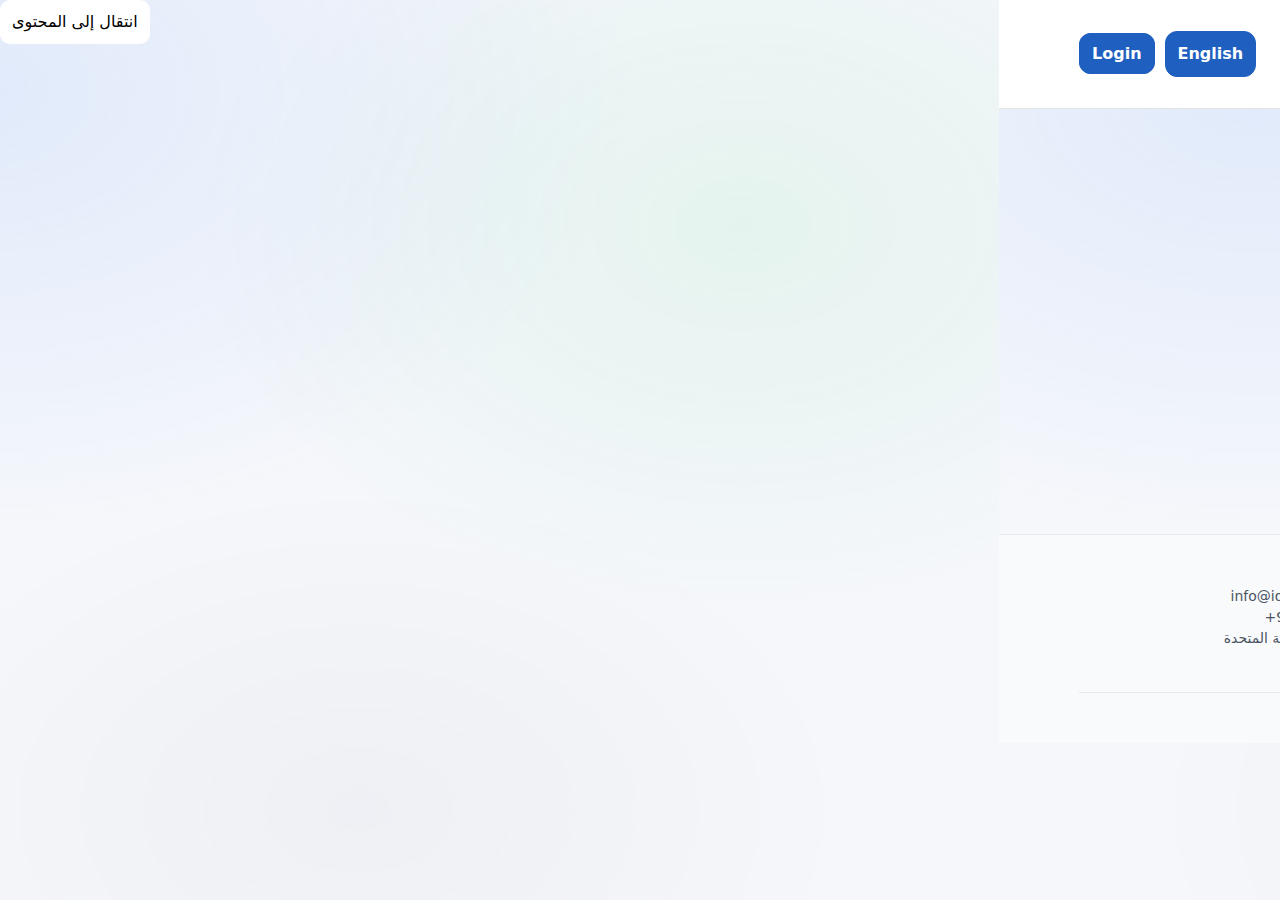
<file: login-ar.html>
<!doctype html>
<html lang="ar" dir="rtl">
<head>
  <meta charset="utf-8" />
  <meta name="viewport" content="width=device-width, initial-scale=1" />
  <title>إدراك للذكاء الاصطناعي | تسجيل الدخول</title>
  <link rel="stylesheet" href="styles.css" />
  <script defer src="app.js"></script>
</head>
<body>
<a class="skip-link" href="#main">انتقال إلى المحتوى</a>

<header>
  <div class="container nav">
    <a class="brand" href="index-ar.html">
      <div class="logo" aria-hidden="true">
        <img src="Logo-IdrakS.png" alt="شعار إدراك للذكاء الاصطناعي" />
      </div>
      <div><h1>إدراك للذكاء الاصطناعي <small>تمكين • تكامل • تشغيل</small></h1></div>
    </a>

    <nav class="nav-links" id="navLinks" aria-label="القائمة الرئيسية">
      <a href="index-ar.html">الرئيسية</a>
      <a href="services-ar.html">الخدمات</a>
      <a href="about-ar.html">لماذا إدراك</a>
      <a href="contact-ar.html">اتصل بنا</a>
      <a href="portal-ar.html">البوابة</a>
    </nav>

    <div class="nav-actions">
      <button class="btn mobile-toggle" id="mobileToggle" aria-label="إظهار القائمة" aria-expanded="false">☰</button>
      <a class="btn" href="login.html">English</a>
      <div id="authArea"></div>
    </div>
  </div>
</header>

<main id="main">
  <section class="section">
    <div class="container" style="display:grid; place-items:center;">
      <div class="card panel" style="width:min(520px, 100%);">
        <h3 style="margin:0 0 6px;">تسجيل دخول العملاء</h3>
        <p style="margin:0 0 14px; color: var(--muted);">
          سيتم تزويدكم بمعلومات الدخول من قبل مدير حسابكم.
        </p>

        <form class="form" id="loginForm">
          <div class="field">
            <label for="email">البريد الإلكتروني</label>
            <input id="email" name="email" type="email" autocomplete="email" required />
          </div>

          <div class="field">
            <label for="password">كلمة المرور</label>
            <input id="password" name="password" type="password" autocomplete="current-password" required minlength="4" />
            <div class="helper">نشكر لكم صبركم بينما نعمل على إكمال عملية المصادقة.</div>
          </div>

          <div id="loginError" class="card panel" style="display:none; box-shadow:none; border-color: rgba(239,68,68,0.45); background: rgba(239,68,68,0.12);">
            بيانات الدخول غير صحيحة.
          </div>

          <div class="row">
            <button class="btn primary" type="submit">تسجيل الدخول</button>
            <a class="btn" href="index-ar.html">العودة للرئيسية</a>
          </div>
        </form>
      </div>
    </div>
  </section>
</main>

<footer>
  <div class="container footer-grid">
    <div>
      <p style="margin:0 0 8px; font-weight:800; color:rgba(15,23,42,0.9);">إدراك للذكاء الاصطناعي (الإمارات)</p>
      <p style="margin:0;">حلول ذكاء اصطناعي آمنة ومتكاملة وقابلة للقياس.</p>
    </div>
    <div>
      <p style="margin:0 0 8px; font-weight:800; color:rgba(15,23,42,0.9);">التصفح</p>
      <p style="margin:0;"><a href="services-ar.html">الخدمات</a></p>
      <p style="margin:0;"><a href="about-ar.html">لماذا إدراك</a></p>
      <p style="margin:0;"><a href="contact-ar.html">اتصل بنا</a></p>
      <p style="margin:0;"><a href="portal-ar.html">البوابة</a></p>
    </div>
    <div>
      <p style="margin:0 0 8px; font-weight:800; color:rgba(15,23,42,0.9);">التواصل</p>
      <p style="margin:0;">البريد الإلكتروني: <a href="mailto:info@idrakai.ae">info@idrakai.ae</a></p>
      <p style="margin:0;">الهاتف: <a href="tel:+971543200406" dir="ltr">+971 54 320 0406</a></p>
      <p style="margin:0;">العنوان: دبي، الإمارات العربية المتحدة</p>
    </div>
  </div>
  <div class="container footer-bottom">© <span id="year"></span> إدراك للذكاء الاصطناعي. جميع الحقوق محفوظة.</div>
</footer>

<script>document.getElementById("year").textContent = new Date().getFullYear();</script>
</body>
</html>
</file>
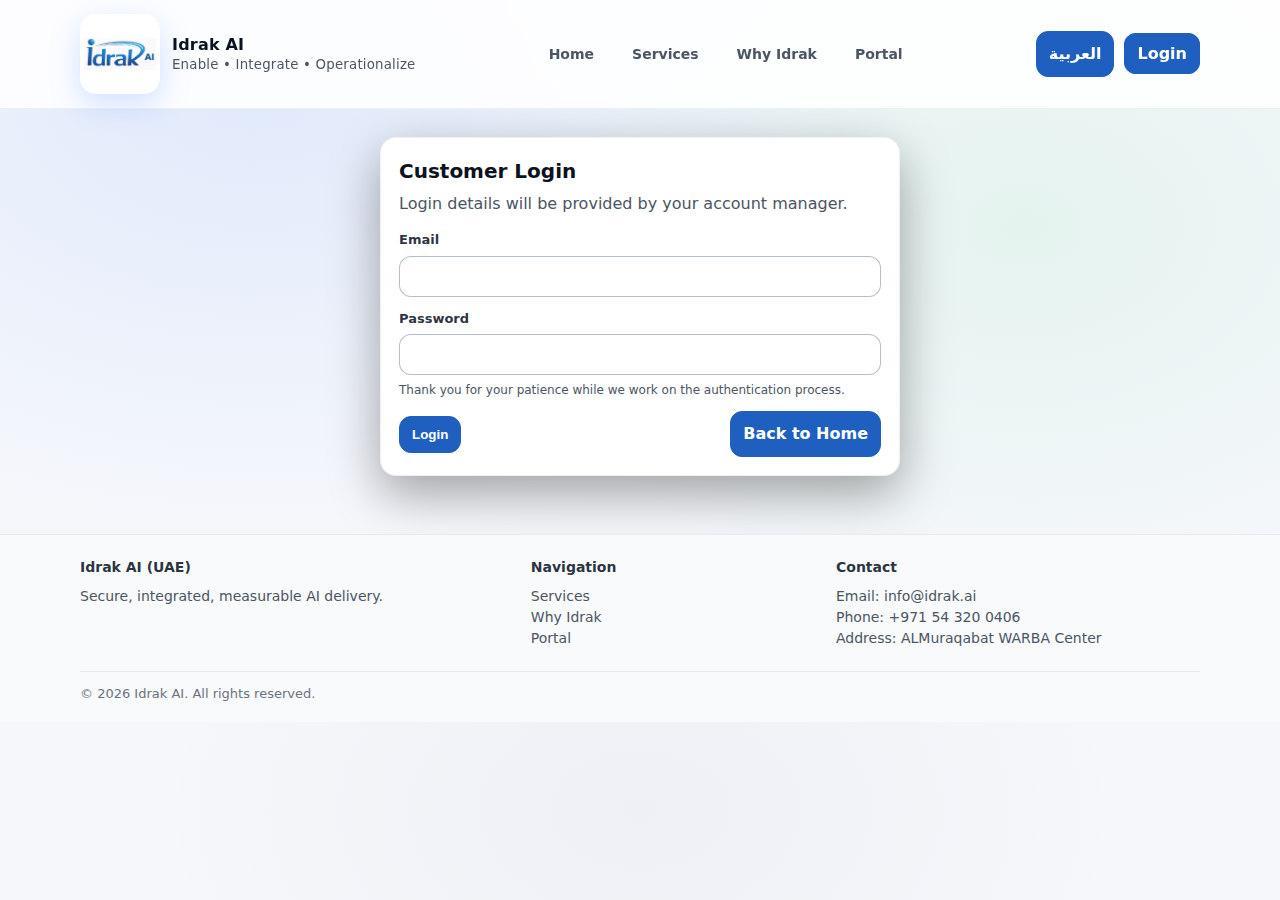
<file: login.html>
<!doctype html>
<html lang="en">
<head>
  <meta charset="utf-8" />
  <meta name="viewport" content="width=device-width, initial-scale=1" />
  <title>Idrak AI | Login</title>
  <link rel="stylesheet" href="styles.css" />
  <script defer src="app.js"></script>
</head>
<body>
<a class="skip-link" href="#main">Skip to content</a>

<header>
  <div class="container nav">
    <a class="brand" href="index.html">
      <div class="logo" aria-hidden="true">
        <img src="Logo-IdrakS.png" alt="" />
      </div>
      <div><h1>Idrak AI <small>Enable • Integrate • Operationalize</small></h1></div>
    </a>

    <nav class="nav-links" id="navLinks" aria-label="Primary">
      <a href="index.html">Home</a>
      <a href="services.html">Services</a>
      <a href="about.html">Why Idrak</a>
      <a href="portal.html">Portal</a>
    </nav>

    <div class="nav-actions">
      <button class="btn mobile-toggle" id="mobileToggle" aria-label="Toggle menu" aria-expanded="false">☰</button>
      <a class="btn" href="login-ar.html">العربية</a>
      <div id="authArea"></div>
    </div>
  </div>
</header>

<main id="main">
  <section class="section">
    <div class="container" style="display:grid; place-items:center;">
      <div class="card panel" style="width:min(520px, 100%);">
        <h3 style="margin:0 0 6px;">Customer Login</h3>
        <p style="margin:0 0 14px; color: var(--muted);">
          Login details will be provided by your account manager.
        </p>

        <form class="form" id="loginForm">
          <div class="field">
            <label for="email">Email</label>
            <input id="email" name="email" type="email" autocomplete="email" required />
          </div>

          <div class="field">
            <label for="password">Password</label>
            <input id="password" name="password" type="password" autocomplete="current-password" required minlength="4" />
            <div class="helper">Thank you for your patience while we work on the authentication process.</div>
          </div>

          <div id="loginError" class="card panel" style="display:none; box-shadow:none; border-color: rgba(239,68,68,0.45); background: rgba(239,68,68,0.12);">
            Invalid credentials.
          </div>

          <div class="row">
            <button class="btn primary" type="submit">Login</button>
            <a class="btn" href="index.html">Back to Home</a>
          </div>
        </form>
      </div>
    </div>
  </section>
</main>

<footer>
  <div class="container footer-grid">
    <div>
      <p style="margin:0 0 8px; font-weight:800; color: rgba(15,23,42,0.9);">Idrak AI (UAE)</p>
      <p style="margin:0;">Secure, integrated, measurable AI delivery.</p>
    </div>
    <div>
      <p style="margin:0 0 8px; font-weight:800; color: rgba(15,23,42,0.9);">Navigation</p>
      <p style="margin:0;"><a href="services.html">Services</a></p>
      <p style="margin:0;"><a href="about.html">Why Idrak</a></p>
      <p style="margin:0;"><a href="portal.html">Portal</a></p>
    </div>
    <div>
      <p style="margin:0 0 8px; font-weight:800; color: rgba(15,23,42,0.9);">Contact</p>
      <p style="margin:0;">Email: <a href="mailto:info@idrak.ai">info@idrak.ai</a></p>
      <p style="margin:0;">Phone: <a href="tel:+971543200406">+971 54 320 0406</a></p>
      <p style="margin:0;">Address: ALMuraqabat WARBA Center</p>
    </div>
  </div>
  <div class="container footer-bottom">© <span id="year"></span> Idrak AI. All rights reserved.</div>
</footer>

<script>document.getElementById("year").textContent = new Date().getFullYear();</script>
</body>
</html>
</file>
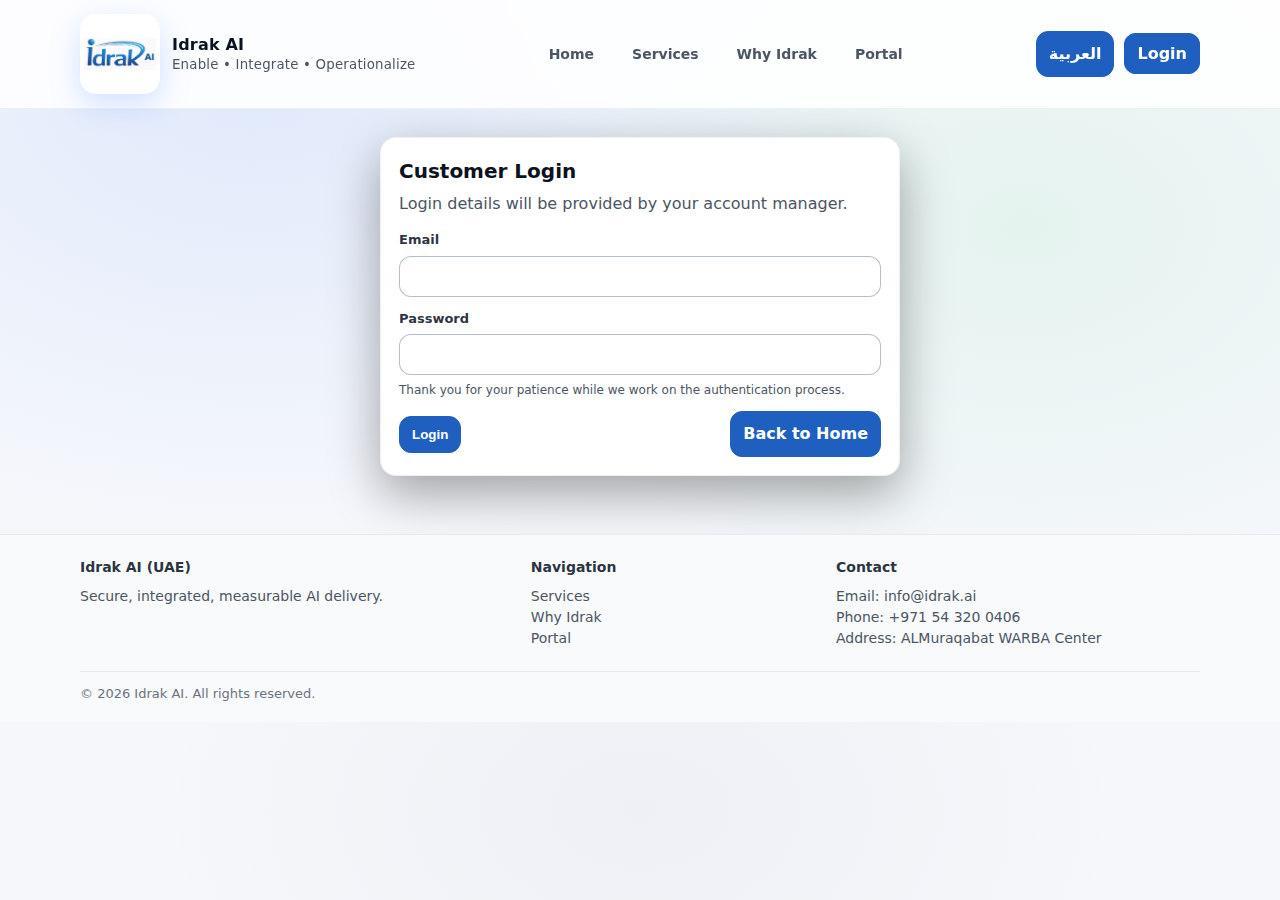
<file: portal-ar.html>
<!doctype html>
<html lang="ar" dir="rtl">
<head>
  <meta charset="utf-8" />
  <meta name="viewport" content="width=device-width, initial-scale=1" />
  <title>إدراك للذكاء الاصطناعي | بوابة العملاء</title>
  <link rel="stylesheet" href="styles.css" />
  <script defer src="app.js"></script>
</head>
<body>
<a class="skip-link" href="#main">انتقال إلى المحتوى</a>

<header>
  <div class="container nav">
    <a class="brand" href="index-ar.html">
      <div class="logo" aria-hidden="true">
        <img src="Logo-IdrakS.png" alt="شعار إدراك للذكاء الاصطناعي" />
      </div>
      <div><h1>إدراك للذكاء الاصطناعي <small>تمكين • تكامل • تشغيل</small></h1></div>
    </a>

    <nav class="nav-links" id="navLinks" aria-label="القائمة الرئيسية">
      <a href="index-ar.html">الرئيسية</a>
      <a href="services-ar.html">الخدمات</a>
      <a href="about-ar.html">لماذا إدراك</a>
      <a href="portal-ar.html">البوابة</a>
    </nav>

    <div class="nav-actions">
      <button class="btn mobile-toggle" id="mobileToggle" aria-label="إظهار القائمة" aria-expanded="false">☰</button>
      <a class="btn" href="portal.html">English</a>
      <div id="authArea"></div>
    </div>
  </div>
</header>

<main id="main">
  <section class="section">
    <div class="container" id="portalRoot">
      <div class="card panel">
        <div class="row">
          <div>
            <h3 style="margin:0 0 6px;">بوابة العملاء</h3>
            <p style="margin:0; color: var(--muted);">
              تم تسجيل الدخول باسم <span class="badge" id="welcomeEmail"></span>
            </p>
          </div>
          <div class="row" style="gap:10px;">
            <a class="btn primary" href="case-ar.html">تسجيل بلاغ جديد</a>
            <a class="btn" href="services-ar.html">الخدمات</a>
          </div>
        </div>
      </div>

      <section class="section" style="padding-bottom: 0;">
        <h3 style="margin:0 0 10px;">بلاغاتك</h3>
        <div id="casesEmpty" class="card panel" style="display:none; box-shadow:none;">
          لا توجد بلاغات حالياً. اضغط على <strong>تسجيل بلاغ جديد</strong> لإنشاء طلبك الأول.
        </div>

        <table class="table" aria-label="جدول البلاغات">
          <thead>
            <tr>
              <th>رقم البلاغ</th>
              <th>العنوان</th>
              <th>الفئة</th>
              <th>الأولوية</th>
              <th>الحالة</th>
              <th>تاريخ الإنشاء</th>
            </tr>
          </thead>
          <tbody id="casesBody"></tbody>
        </table>
      </section>
    </div>
  </section>
</main>

<footer>
  <div class="container footer-grid">
    <div>
      <p style="margin:0 0 8px; font-weight:800; color:rgba(15,23,42,0.9);">إدراك للذكاء الاصطناعي (الإمارات)</p>
      <p style="margin:0;">تسليم حلول ذكاء اصطناعي تشغيلية مع حوكمة وأمن ومؤشرات أداء واضحة.</p>
    </div>
    <div>
      <p style="margin:0 0 8px; font-weight:800; color:rgba(15,23,42,0.9);">التصفح</p>
      <p style="margin:0;"><a href="index-ar.html">الرئيسية</a></p>
      <p style="margin:0;"><a href="services-ar.html">الخدمات</a></p>
      <p style="margin:0;"><a href="about-ar.html">لماذا إدراك</a></p>
    </div>
    <div>
      <p style="margin:0 0 8px; font-weight:800; color:rgba(15,23,42,0.9);">التواصل</p>
      <p style="margin:0;">البريد الإلكتروني: <a href="mailto:info@idrak.ai">info@idrak.ai</a></p>
      <p style="margin:0;">الهاتف: <a href="tel:+971543200406" dir="ltr">+971 54 320 0406</a></p>
      <p style="margin:0;">العنوان: دبي، الإمارات العربية المتحدة</p>
    </div>
  </div>
  <div class="container footer-bottom">© <span id="year"></span> إدراك للذكاء الاصطناعي. جميع الحقوق محفوظة.</div>
</footer>

<script>document.getElementById("year").textContent = new Date().getFullYear();</script>
</body>
</html>
</file>
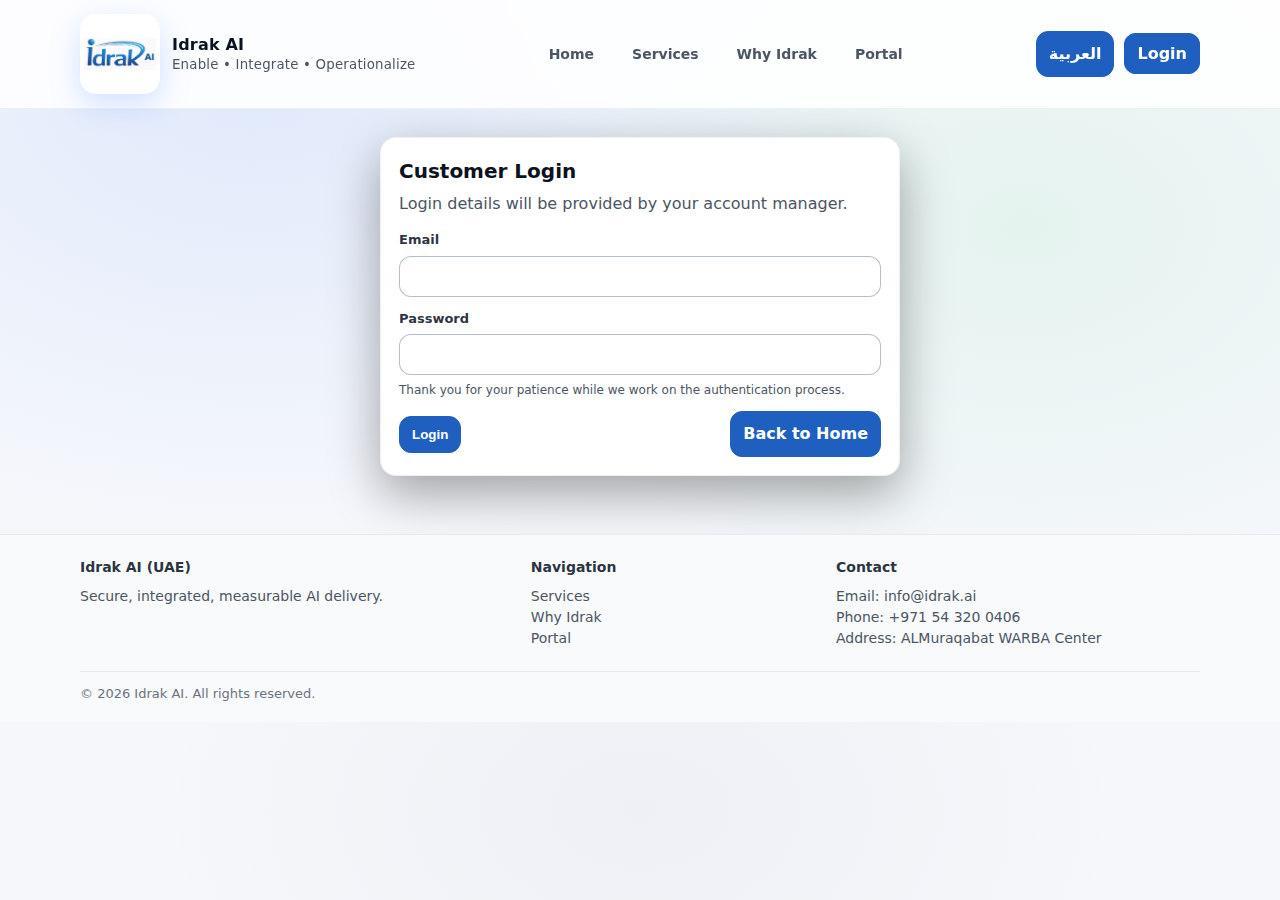
<file: portal.html>
<!doctype html>
<html lang="en">
<head>
  <meta charset="utf-8" />
  <meta name="viewport" content="width=device-width, initial-scale=1" />
  <title>Idrak AI | Customer Portal</title>
  <link rel="stylesheet" href="styles.css" />
  <script defer src="app.js"></script>
</head>
<body>
<a class="skip-link" href="#main">Skip to content</a>

<header>
  <div class="container nav">
    <a class="brand" href="index.html">
      <div class="logo" aria-hidden="true">
        <img src="Logo-IdrakS.png" alt="" />
      </div>
      <div><h1>Idrak AI <small>Enable • Integrate • Operationalize</small></h1></div>
    </a>

    <nav class="nav-links" id="navLinks" aria-label="Primary">
      <a href="index.html">Home</a>
      <a href="services.html">Services</a>
      <a href="about.html">Why Idrak</a>
      <a href="contact.html">Contact</a>
      <a href="portal.html">Portal</a>
    </nav>

    <div class="nav-actions">
      <button class="btn mobile-toggle" id="mobileToggle" aria-label="Toggle menu" aria-expanded="false">☰</button>
      <a class="btn" href="portal-ar.html">العربية</a>
      <div id="authArea"></div>
    </div>
  </div>
</header>

<main id="main">
  <section class="section">
    <div class="container" id="portalRoot">
      <div class="card panel">
        <div class="row">
          <div>
            <h3 style="margin:0 0 6px;">Customer Portal</h3>
            <p style="margin:0; color: var(--muted);">
              Signed in as <span class="badge" id="welcomeEmail"></span>
            </p>
          </div>
          <div class="row" style="gap:10px;">
            <a class="btn primary" href="case.html">Log New Case</a>
            <a class="btn" href="services.html">Services</a>
          </div>
        </div>
      </div>

      <section class="section" style="padding-bottom: 0;">
        <h3 style="margin:0 0 10px;">Your cases</h3>
        <div id="casesEmpty" class="card panel" style="display:none; box-shadow:none;">
          No cases found. Click <strong>Log New Case</strong> to create your first request.
        </div>

        <div class="table-wrapper">
          <table class="table" aria-label="Cases table">
            <thead>
              <tr>
                <th>Case ID</th>
                <th>Title</th>
                <th>Category</th>
                <th>Priority</th>
                <th>Status</th>
                <th>Created</th>
              </tr>
            </thead>
            <tbody id="casesBody"></tbody>
          </table>
        </div>
      </section>
    </div>
  </section>
</main>

<footer>
  <div class="container footer-grid">
    <div>
      <p style="margin:0 0 8px; font-weight:800; color: rgba(15,23,42,0.9);">Idrak AI (UAE)</p>
      <p style="margin:0;">Operational AI delivery with governance, security, and measurable KPIs.</p>
    </div>
    <div>
      <p style="margin:0 0 8px; font-weight:800; color: rgba(15,23,42,0.9);">Navigation</p>
      <p style="margin:0;"><a href="index.html">Home</a></p>
      <p style="margin:0;"><a href="services.html">Services</a></p>
      <p style="margin:0;"><a href="about.html">Why Idrak</a></p>
      <p style="margin:0;"><a href="contact.html">Contact</a></p>
    </div>
    <div>
      <p style="margin:0 0 8px; font-weight:800; color: rgba(15,23,42,0.9);">Contact</p>
      <p style="margin:0;">Email: <a href="mailto:info@idrakai.ae">info@idrakai.ae</a></p>
      <p style="margin:0;">Phone: <a href="tel:+971543200406">+971 54 320 0406</a></p>
      <p style="margin:0;">Address: Dubai, UAE</p>
    </div>
  </div>
  <div class="container footer-bottom">© <span id="year"></span> Idrak AI. All rights reserved.</div>
</footer>

<script>document.getElementById("year").textContent = new Date().getFullYear();</script>
</body>
</html>
</file>
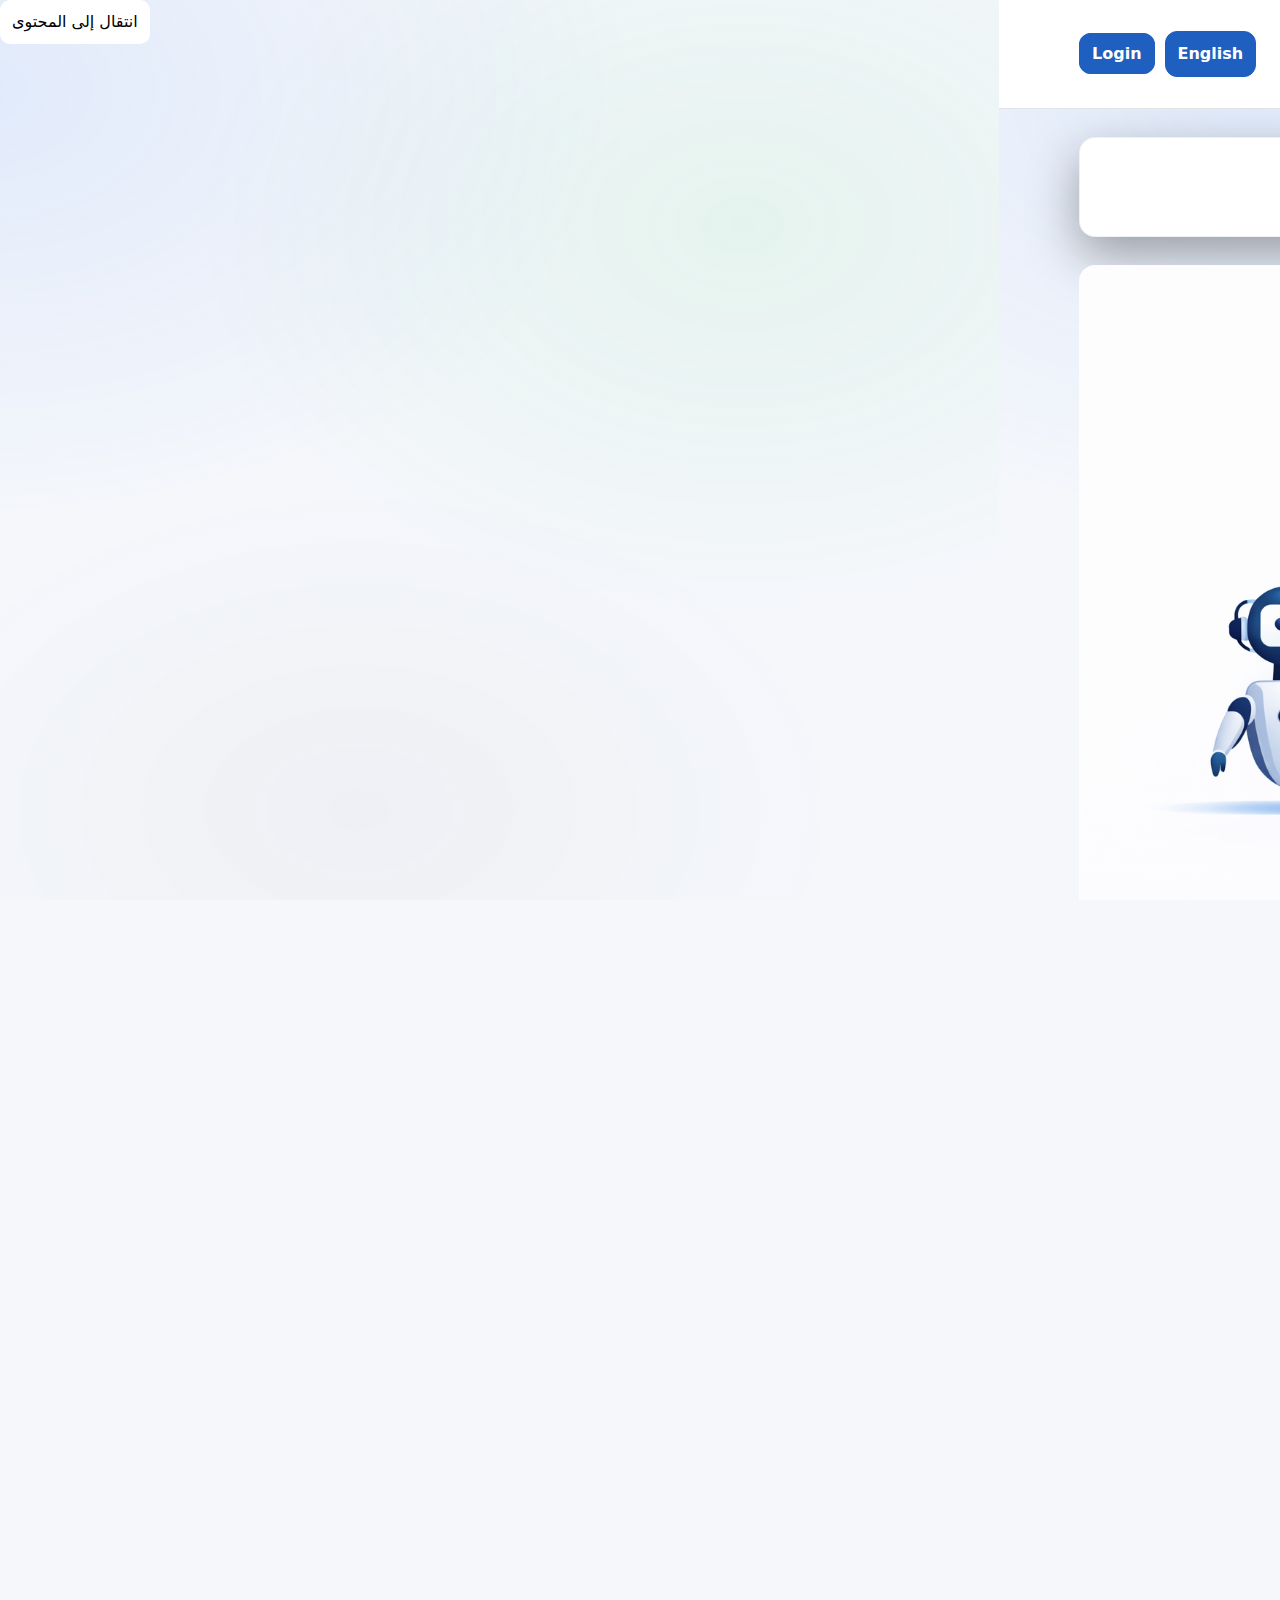
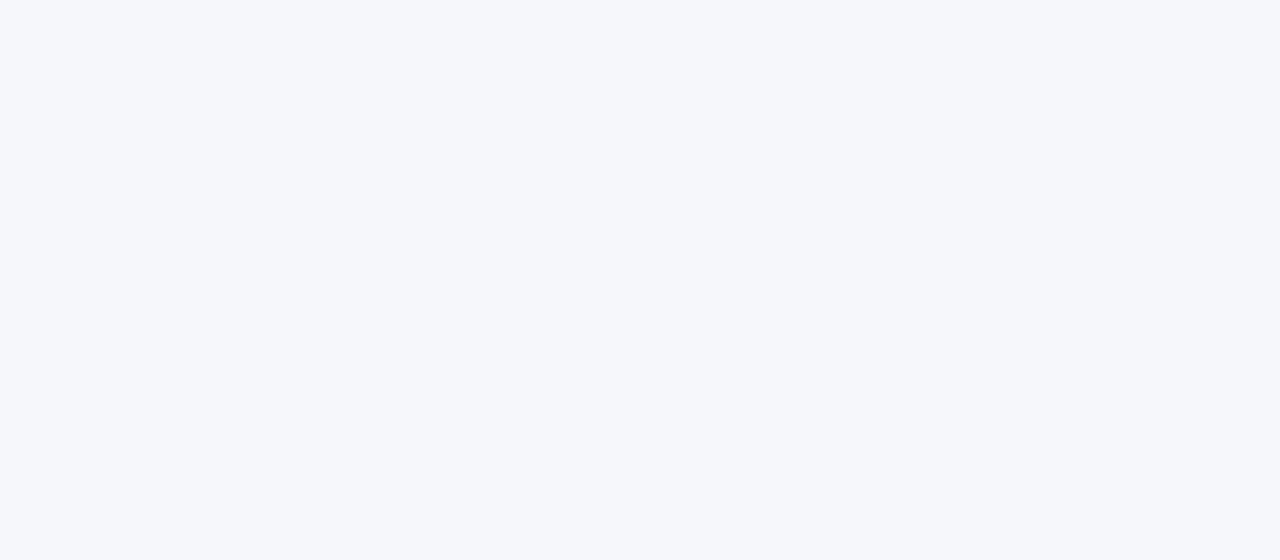
<file: services-ar.html>
<!doctype html>
<html lang="ar" dir="rtl">
<head>
  <meta charset="utf-8" />
  <meta name="viewport" content="width=device-width, initial-scale=1" />
  <title>إدراك للذكاء الاصطناعي | الخدمات</title>
  <link rel="stylesheet" href="styles.css" />
  <script defer src="app.js"></script>
</head>
<body>
<a class="skip-link" href="#main">انتقال إلى المحتوى</a>

<header>
  <div class="container nav">
    <a class="brand" href="index-ar.html">
      <div class="logo" aria-hidden="true">
        <img src="Logo-IdrakS.png" alt="شعار إدراك للذكاء الاصطناعي" />
      </div>
      <div><h1>إدراك للذكاء الاصطناعي <small>تمكين • تكامل • تشغيل</small></h1></div>
    </a>

    <nav class="nav-links" id="navLinks" aria-label="القائمة الرئيسية">
      <a href="index-ar.html">الرئيسية</a>
      <a href="services-ar.html">الخدمات</a>
      <a href="about-ar.html">لماذا إدراك</a>
      <a href="contact-ar.html">اتصل بنا</a>
      <a href="portal-ar.html">البوابة</a>
    </nav>

    <div class="nav-actions">
      <button class="btn mobile-toggle" id="mobileToggle" aria-label="إظهار القائمة" aria-expanded="false">☰</button>
      <a class="btn" href="services.html">English</a>
      <div id="authArea"></div>
    </div>
  </div>
</header>

<main id="main">
  <section class="section">
    <div class="container">
      <div class="card panel">
        <h3 style="margin:0 0 8px;">الخدمات</h3>
        <p style="margin:0; color: var(--muted);">
          برامج متكاملة — من اكتشاف حالات الاستخدام وجاهزية البيانات إلى النشر والتكامل والتبنّي والتحسين المستمر.
        </p>
      </div>
    </div>
  </section>

  <div class="section-image" aria-hidden="true">
    <div class="container">
      <img src="assets/services-workflow.png" alt="سير عمل الذكاء الاصطناعي: تخطيط، نشر، تحسين — تكامل مع CRM وERP والتحليلات" width="1120" height="280" />
    </div>
  </div>

  <section class="section">
    <div class="container grid-3">
      <div class="card feature">
        <h4>تمكين وتكامل الذكاء الاصطناعي</h4>
        <p>تصميم وتشغيل حالات استخدام الذكاء الاصطناعي المدمجة في سير العمل الفعلي.</p>
        <ul class="list">
          <li>تقييم الفرص (العائد/التكلفة، والأولويات)</li>
          <li>تحليلات تنبؤية، ومعالجة لغة طبيعية، وكشف الشذوذ</li>
          <li>مساعدون مؤسسيون بالذكاء الاصطناعي التوليدي (RAG، مصادر موثقة، وضوابط وصول)</li>
          <li>إدارة دورة حياة النماذج: مراقبة، كشف الانجراف، إعادة تدريب، وتسجيل الإصدارات</li>
          <li>تكامل عبر واجهات برمجية أولاً، وهوية ووصول، وسجلات وتدقيق</li>
          <li>ذكاء اصطناعي مسؤول: ضوابط، خصوصية، ومواءمة مع المتطلبات التنظيمية</li>
        </ul>
      </div>

      <div class="card feature">
        <h4>تطوير البرمجيات وتسليم المشاريع</h4>
        <p>هندسة حديثة وحوكمة منضبطة لضمان نتائج متوقعة.</p>
        <ul class="list">
          <li>تطبيقات الويب والجوال وأنظمة سير العمل</li>
          <li>تطوير واجهات برمجية وتكامل مؤسسي</li>
          <li>تحديث الأنظمة (سحابية الأصل حيثما كان مناسباً)</li>
          <li>خطوط CI/CD، اختبارات آلية، وإدارة الإصدارات</li>
          <li>تسليم بقيادة الهندسة المعمارية + توثيق وتسليم منظم</li>
        </ul>
      </div>

      <div class="card feature">
        <h4>مزود حلول متكاملة للذكاء الاصطناعي وتقنية المعلومات</h4>
        <p>حلول تقنية متكاملة مرتبطة بأهداف الأعمال في مجال الذكاء الاصطناعي.</p>
        <ul class="list">
          <li>اعتماد السحابة، دعم الانتقال، وتشغيل المنصات</li>
          <li>منصات بيانات للذكاء الاصطناعي (مستودعات/بحيرات بيانات، وتمكين التحليلات)</li>
          <li>تسليم متوافق مع ضوابط الأمن السيبراني (أنماط آمنة وهوية)</li>
          <li>تكامل مع ERP/CRM/HR والمنظومة المحيطة</li>
          <li>نماذج دعم مُدارة (حسب نطاق التعاقد)</li>
        </ul>
      </div>
    </div>
  </section>

  <section class="section">
    <div class="container">
      <div class="card panel">
        <div class="row">
          <div>
            <h3 style="margin:0 0 6px;">أمثلة لحالات الاستخدام</h3>
            <p style="margin:0; color: var(--muted);">نركّز على النتائج القابلة للقياس ومؤشرات الأداء في بيئة الإنتاج.</p>
          </div>
          <a class="btn primary" href="login-ar.html">تسجيل الدخول لفتح بلاغ</a>
        </div>
        <div class="grid-2" style="margin-top: 12px;">
          <div class="card feature" style="box-shadow:none;">
            <h4>أتمتة العمليات التشغيلية</h4>
            <ul class="list">
              <li>معالجة المستندات الذكية</li>
              <li>توجيه سير العمل وإدارة اتفاقيات مستوى الخدمة بالذكاء الاصطناعي</li>
              <li>مساعدات معرفية وتطبيقات مساعدة للموظفين</li>
            </ul>
          </div>
          <div class="card feature" style="box-shadow:none;">
            <h4>رؤى تنبؤية وإدارة المخاطر</h4>
            <ul class="list">
              <li>التنبؤ بالطلب واستغلال الموارد</li>
              <li>كشف الاحتيال والشذوذ وتقييم المخاطر</li>
              <li>الصيانة التنبؤية والمراقبة المستمرة</li>
            </ul>
          </div>
        </div>
      </div>
    </div>
  </section>
</main>

<footer>
  <div class="container footer-grid">
    <div>
      <p style="margin:0 0 8px; font-weight:800; color:rgba(15,23,42,0.9);">إدراك للذكاء الاصطناعي (الإمارات)</p>
      <p style="margin:0;">حلول ذكاء اصطناعي جاهزة للإنتاج، مع تركيز على التكامل ومؤشرات الأداء.</p>
    </div>
    <div>
      <p style="margin:0 0 8px; font-weight:800; color:rgba(15,23,42,0.9);">التصفح</p>
      <p style="margin:0;"><a href="index-ar.html">الرئيسية</a></p>
      <p style="margin:0;"><a href="about-ar.html">لماذا إدراك</a></p>
      <p style="margin:0;"><a href="contact-ar.html">اتصل بنا</a></p>
      <p style="margin:0;"><a href="portal-ar.html">البوابة</a></p>
    </div>
    <div>
      <p style="margin:0 0 8px; font-weight:800; color:rgba(15,23,42,0.9);">التواصل</p>
      <p style="margin:0;">البريد الإلكتروني: <a href="mailto:info@idrakai.ae">info@idrakai.ae</a></p>
      <p style="margin:0;">الهاتف: <a href="tel:+971543200406" dir="ltr">+971 54 320 0406</a></p>
      <p style="margin:0;">العنوان: دبي، الإمارات العربية المتحدة</p>
    </div>
  </div>
  <div class="container footer-bottom">© <span id="year"></span> إدراك للذكاء الاصطناعي. جميع الحقوق محفوظة.</div>
</footer>

<script>document.getElementById("year").textContent = new Date().getFullYear();</script>
</body>
</html>
</file>
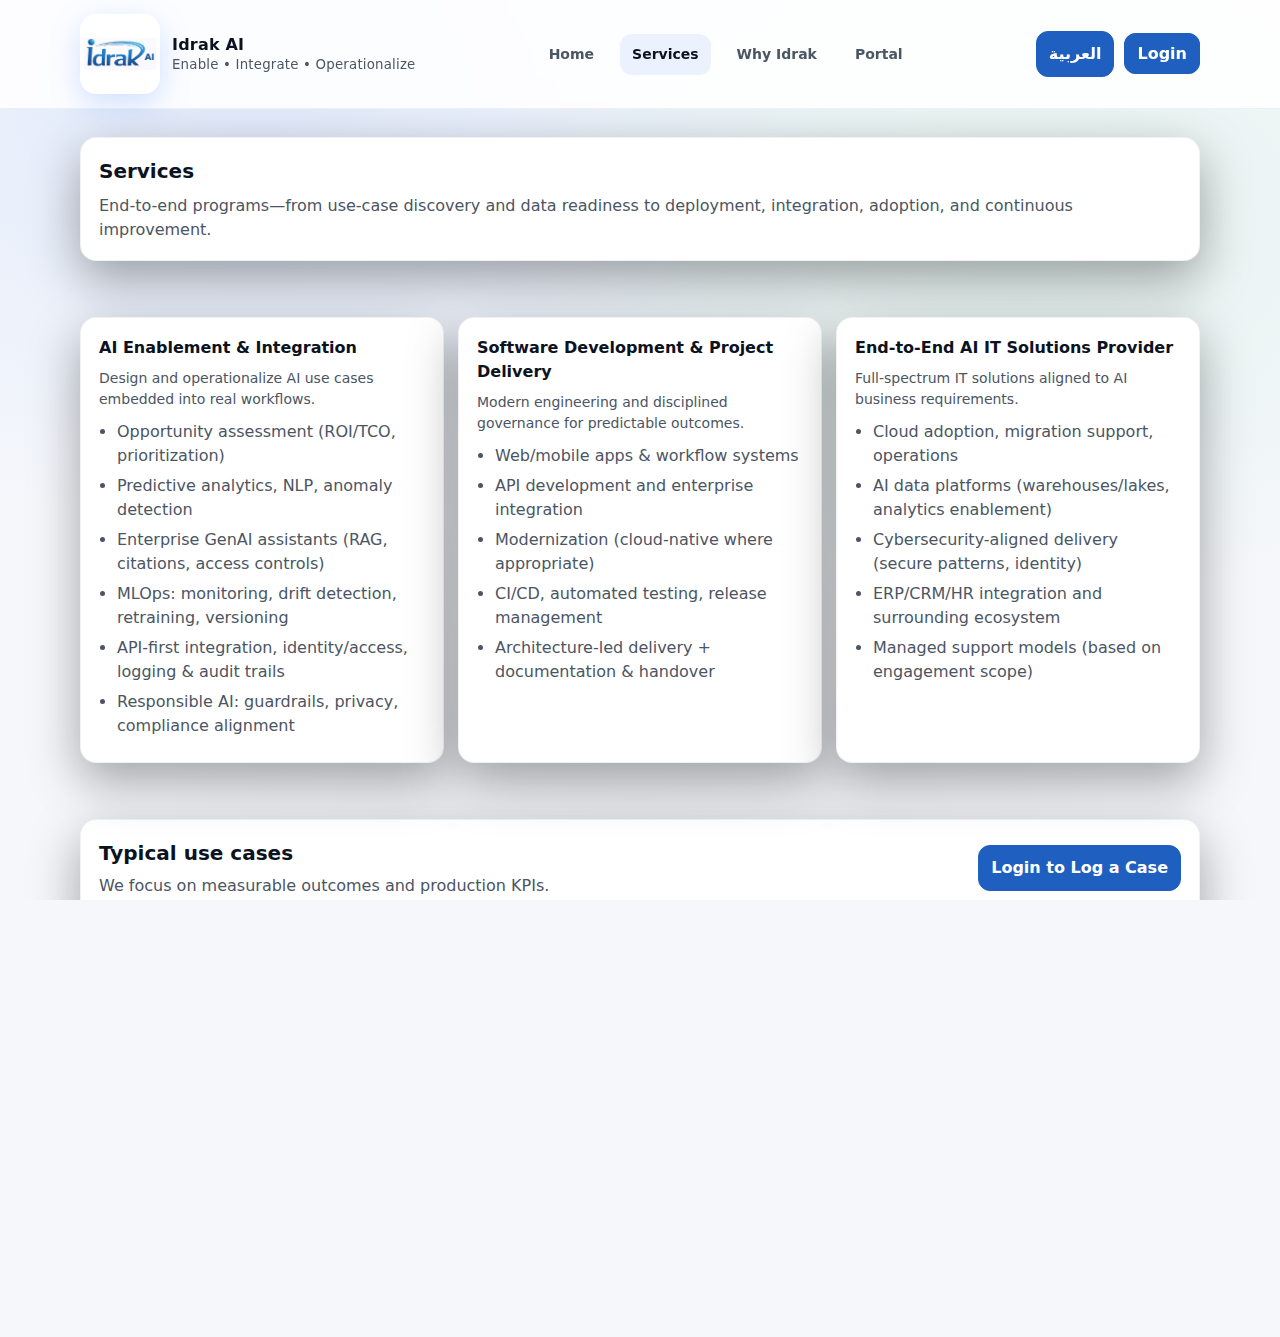
<file: services.html>
<!doctype html>
<html lang="en">
<head>
  <meta charset="utf-8" />
  <meta name="viewport" content="width=device-width, initial-scale=1" />
  <title>Idrak AI | Services</title>
  <link rel="stylesheet" href="styles.css" />
  <script defer src="app.js"></script>
</head>
<body>
<a class="skip-link" href="#main">Skip to content</a>

<header>
  <div class="container nav">
    <a class="brand" href="index.html">
      <div class="logo" aria-hidden="true">
        <img src="Logo-IdrakS.png" alt="" />
      </div>
      <div><h1>Idrak AI <small>Enable • Integrate • Operationalize</small></h1></div>
    </a>

    <nav class="nav-links" id="navLinks" aria-label="Primary">
      <a href="index.html">Home</a>
      <a href="services.html">Services</a>
      <a href="about.html">Why Idrak</a>
      <a href="portal.html">Portal</a>
    </nav>

    <div class="nav-actions">
      <button class="btn mobile-toggle" id="mobileToggle" aria-label="Toggle menu" aria-expanded="false">☰</button>
      <a class="btn" href="services-ar.html">العربية</a>
      <div id="authArea"></div>
    </div>
  </div>
</header>

<main id="main">
  <section class="section">
    <div class="container">
      <div class="card panel">
        <h3 style="margin:0 0 8px;">Services</h3>
        <p style="margin:0; color: var(--muted);">
          End-to-end programs—from use-case discovery and data readiness to deployment, integration, adoption, and continuous improvement.
        </p>
      </div>
    </div>
  </section>

  <section class="section">
    <div class="container grid-3">
      <div class="card feature">
        <h4> AI Enablement & Integration</h4>
        <p>Design and operationalize AI use cases embedded into real workflows.</p>
        <ul class="list">
          <li>Opportunity assessment (ROI/TCO, prioritization)</li>
          <li>Predictive analytics, NLP, anomaly detection</li>
          <li>Enterprise GenAI assistants (RAG, citations, access controls)</li>
          <li>MLOps: monitoring, drift detection, retraining, versioning</li>
          <li>API-first integration, identity/access, logging & audit trails</li>
          <li>Responsible AI: guardrails, privacy, compliance alignment</li>
        </ul>
      </div>

      <div class="card feature">
        <h4>Software Development & Project Delivery</h4>
        <p>Modern engineering and disciplined governance for predictable outcomes.</p>
        <ul class="list">
          <li>Web/mobile apps & workflow systems</li>
          <li>API development and enterprise integration</li>
          <li>Modernization (cloud-native where appropriate)</li>
          <li>CI/CD, automated testing, release management</li>
          <li>Architecture-led delivery + documentation & handover</li>
        </ul>
      </div>

      <div class="card feature">
        <h4>End-to-End AI IT Solutions Provider</h4>
        <p>Full-spectrum IT solutions aligned to AI business requirements.</p>
        <ul class="list">
          <li>Cloud adoption, migration support, operations</li>
          <li>AI data platforms (warehouses/lakes, analytics enablement)</li>
          <li>Cybersecurity-aligned delivery (secure patterns, identity)</li>
          <li>ERP/CRM/HR integration and surrounding ecosystem</li>
          <li>Managed support models (based on engagement scope)</li>
        </ul>
      </div>
    </div>
  </section>

  <section class="section">
    <div class="container">
      <div class="card panel">
        <div class="row">
          <div>
            <h3 style="margin:0 0 6px;">Typical use cases</h3>
            <p style="margin:0; color: var(--muted);">We focus on measurable outcomes and production KPIs.</p>
          </div>
          <a class="btn primary" href="login.html">Login to Log a Case</a>
        </div>
        <div class="grid-2" style="margin-top: 12px;">
          <div class="card feature" style="box-shadow:none;">
            <h4>Operational automation</h4>
            <ul class="list">
              <li>Intelligent document processing</li>
              <li>AI-driven workflow routing & SLA management</li>
              <li>Knowledge assistants & copilots</li>
            </ul>
          </div>
          <div class="card feature" style="box-shadow:none;">
            <h4>Predictive & risk insights</h4>
            <ul class="list">
              <li>Forecasting (demand, resource utilization)</li>
              <li>Fraud/anomaly detection and risk scoring</li>
              <li>Predictive maintenance & monitoring</li>
            </ul>
          </div>
        </div>
      </div>
    </div>
  </section>
</main>

<footer>
  <div class="container footer-grid">
    <div>
      <p style="margin:0 0 8px; font-weight:800; color: rgba(15,23,42,0.9);">Idrak AI (UAE)</p>
      <p style="margin:0;">Production-grade AI, integration-first delivery, and measurable KPIs.</p>
    </div>
    <div>
      <p style="margin:0 0 8px; font-weight:800; color: rgba(15,23,42,0.9);">Navigation</p>
      <p style="margin:0;"><a href="index.html">Home</a></p>
      <p style="margin:0;"><a href="about.html">Why Idrak</a></p>
      <p style="margin:0;"><a href="portal.html">Portal</a></p>
    </div>
    <div>
      <p style="margin:0 0 8px; font-weight:800; color: rgba(15,23,42,0.9);">Contact</p>
      <p style="margin:0;">Email: <a href="mailto:info@idrak.ai">info@idrak.ai</a></p>
      <p style="margin:0;">Location: UAE</p>
    </div>
  </div>
  <div class="container footer-bottom">© <span id="year"></span> Idrak AI. All rights reserved.</div>
</footer>

<script>document.getElementById("year").textContent = new Date().getFullYear();</script>
</body>
</html>
</file>
<file: styles.css>
:root {
  --bg: #f5f7fb; /* Light background */
  --panel: #ffffff; /* Card background */
  --panel2: #f1f3f9;
  --text: #0b1220; /* Primary text */
  --muted: #4b5563; /* Muted text tone */

  --brand: #1f5fbf; /* Idrak blue (from logo) */
  --brand2: #22c55e; /* Accent green (optional secondary) */
  --danger: #ef4444;

  --max: 1120px;
  --radius: 16px;
  --shadow: 0 18px 50px rgba(0, 0, 0, 0.35);
}


*{ box-sizing: border-box; }
html,body{ height:100%; }
html{ overflow-x: hidden; }
body{
  margin:0;
  overflow-x: hidden;
  font-family: ui-sans-serif, system-ui, -apple-system, Segoe UI, Roboto, Arial, "Noto Sans", "Helvetica Neue", sans-serif;
  background:
    radial-gradient(1200px 800px at 20% 10%, rgba(79,140,255,0.12), transparent 55%),
    radial-gradient(1000px 700px at 80% 25%, rgba(34,197,94,0.08), transparent 55%),
    radial-gradient(900px 600px at 50% 90%, rgba(15,23,42,0.03), transparent 55%),
    var(--bg);
  color: var(--text);
  line-height: 1.5;
}

a{ color: inherit; text-decoration: none; }
img{ max-width: 100%; display:block; }
.container{ width: min(var(--max), calc(100% - 40px)); margin: 0 auto; }

.skip-link{
  position:absolute; left:-999px; top:0;
  padding:10px 12px; background:#fff; color:#000; border-radius:10px;
}
.skip-link:focus{ left: 12px; top: 12px; z-index: 9999; }

header{
  position: sticky;
  top:0;
  z-index: 50;
  overflow: visible;
  backdrop-filter: blur(12px);
  background: rgba(255,255,255,0.88);
  border-bottom: 1px solid rgba(15,23,42,0.06);
}

/* Fix: menu visible on mobile / RTL (no light-on-light) */
[dir="rtl"] header{
  background: #ffffff;
  border-bottom-color: rgba(15,23,42,0.12);
  color: #0b1220;
}
@media (max-width: 780px){
  header{
    background: #ffffff;
    border-bottom-color: rgba(15,23,42,0.12);
  }
}
[dir="rtl"] header .brand,
[dir="rtl"] header .brand h1{ color: #0b1220; }
[dir="rtl"] header .brand small{ color: #4b5563; }
[dir="rtl"] header .nav-links a{ color: #4b5563; }
[dir="rtl"] header .nav-links a:hover,
[dir="rtl"] header .nav-links a[aria-current="page"]{ color: #0b1220; background: rgba(31,95,191,0.08); }
[dir="rtl"] header .nav-actions .btn,
[dir="rtl"] header .nav-actions .mobile-toggle{
  background: #1f5fbf !important;
  border-color: #1f5fbf !important;
  color: #ffffff !important;
}

.nav{
  display:flex;
  align-items:center;
  justify-content: space-between;
  gap: 18px;
  padding: 14px 0;
}
.brand{
  display:flex;
  align-items:center;
  gap: 12px;
  min-width: 220px;
}
.logo{
  width: 80px;
  height: 80px;
  border-radius: 16px;
  background: #ffffff;
  box-shadow: 0 10px 30px rgba(79,140,255,0.25);
  display:flex;
  align-items:center;
  justify-content:center;
  padding:4px;
}
.brand h1{
  margin:0;
  font-size: 16px;
  letter-spacing: 0.2px;
  line-height: 1.2;
}
.brand small{
  display:block;
  color: var(--muted);
  font-weight: 500;
  margin-top: 2px;
}

.nav-links{
  display:flex;
  align-items:center;
  gap: 14px;
}
.nav-links a{
  padding: 10px 12px;
  border-radius: 12px;
  color: var(--muted);
  font-weight: 600;
  font-size: 14px;
}
.nav-links a:hover,
.nav-links a[aria-current="page"]{
  background: rgba(37,99,235,0.08);
  color: var(--text);
}

.nav-actions{
  display:flex;
  align-items:center;
  gap: 10px;
}

.btn{
  border: 1px solid var(--brand);
  background: var(--brand); /* logo blue */
  color: #ffffff;
  padding: 10px 12px;
  border-radius: 12px;
  font-weight: 700;
  cursor:pointer;
  transition: transform .08s ease, background .12s ease, border-color .12s ease;
}
.btn:hover{
  background: #1b4fa5; /* slightly darker on hover */
  border-color: #1b4fa5;
}
.btn:active{ transform: translateY(1px); }
.btn.primary{
  border-color: var(--brand);
  background: var(--brand);
}
.btn.danger{
  border: 1px solid rgba(239,68,68,0.45);
  background: rgba(239,68,68,0.12);
}
.badge{
  font-size: 12px;
  padding: 4px 10px;
  border-radius: 999px;
  background: rgba(37,99,235,0.08);
  border: 1px solid rgba(37,99,235,0.35);
  color: rgba(15,23,42,0.9);
  font-weight: 700;
}

.mobile-toggle{
  display:none;
  width: 44px;
  height: 44px;
  border-radius: 12px;
}

/* Hero banner under main menu — responsive, works on mobile */
.hero-banner{
  width: 100%;
  overflow: hidden;
  background: #fff;
  line-height: 0;
}
.hero-banner img{
  width: 100%;
  height: auto;
  max-width: 100%;
  display: block;
  object-fit: cover;
  object-position: center;
}

/* Section image (e.g. services workflow) — under first paragraph, above content blocks */
.section-image{
  width: 100%;
  overflow: hidden;
  line-height: 0;
  padding: 0 0 8px;
}
.section-image .container{ padding: 0; width: min(var(--max), calc(100% - 40px)); }
.section-image img{
  width: 100%;
  height: auto;
  max-width: 100%;
  display: block;
  object-fit: cover;
  object-position: center;
  border-radius: var(--radius);
}

.hero{
  padding: 56px 0 24px;
}
.hero-grid{
  display:grid;
  grid-template-columns: 1.25fr 0.75fr;
  gap: 22px;
  align-items: stretch;
}
.card{
  background: var(--panel);
  border: 1px solid rgba(15,23,42,0.06);
  border-radius: var(--radius);
  box-shadow: var(--shadow);
}
.hero-card{
  padding: 26px;
}
.kicker{
  color: var(--brand);
  font-weight: 800;
  letter-spacing: 0.2px;
}
.hero h2{
  margin: 10px 0 12px;
  font-size: clamp(28px, 4vw, 42px);
  line-height: 1.12;
}
.lead{
  color: var(--muted);
  font-size: 16px;
  margin: 0 0 18px;
}
.hero-actions{ display:flex; flex-wrap: wrap; gap: 10px; }
.hero-side{
  padding: 22px;
  display:flex;
  flex-direction: column;
  gap: 12px;
}
.metric{
  padding: 14px;
  border-radius: 14px;
  border: 1px solid rgba(15,23,42,0.06);
  background: var(--panel2);
}
.metric strong{ display:block; font-size: 16px; }
.metric span{ color: var(--muted); font-size: 13px; }

.section{
  padding: 28px 0;
}
.section h3{
  margin: 0 0 12px;
  font-size: 20px;
}
.grid-3{
  display:grid;
  grid-template-columns: repeat(3, 1fr);
  gap: 14px;
}
.grid-2{
  display:grid;
  grid-template-columns: repeat(2, 1fr);
  gap: 14px;
}
.feature{
  padding: 18px;
}
.feature h4{ margin: 0 0 8px; font-size: 16px; }
.feature p{ margin: 0; color: var(--muted); font-size: 14px; }

.list{
  margin: 10px 0 0;
  padding-left: 18px;
  color: var(--muted);
}
.list li{ margin: 6px 0; }

.panel{
  padding: 18px;
}

.form{
  display:grid;
  gap: 12px;
}
.field{
  display:grid;
  gap: 6px;
}
label{
  font-size: 13px;
  color: rgba(15,23,42,0.9);
  font-weight: 700;
}
input, textarea, select{
  width: 100%;
  padding: 12px 12px;
  border-radius: 12px;
  border: 1px solid rgba(148,163,184,0.7);
  background: #ffffff;
  color: var(--text);
  outline: none;
}
textarea{ min-height: 120px; resize: vertical; }
input:focus, textarea:focus, select:focus{
  border-color: rgba(79,140,255,0.55);
  box-shadow: 0 0 0 4px rgba(79,140,255,0.12);
}
.helper{
  font-size: 12px;
  color: var(--muted);
}
.row{
  display:flex;
  gap: 10px;
  flex-wrap: wrap;
  align-items:center;
  justify-content: space-between;
}
.table{
  width: 100%;
  border-collapse: collapse;
  overflow:hidden;
  border-radius: 14px;
  border: 1px solid rgba(148,163,184,0.6);
}
.table th, .table td{
  padding: 12px 12px;
  border-bottom: 1px solid rgba(226,232,240,0.9);
  text-align: left;
  font-size: 14px;
}
.table th{ color: rgba(15,23,42,0.9); background: #f3f4f6; }
.table td{ color: var(--muted); }
.table tr:hover td{ background: #eff6ff; color: var(--text); }

footer{
  margin-top: 30px;
  border-top: 1px solid rgba(226,232,240,0.9);
  background: #f9fafb;
  backdrop-filter: blur(12px);
}
.footer-grid{
  display:grid;
  grid-template-columns: 1.2fr 0.8fr 1fr;
  gap: 14px;
  padding: 22px 0;
}
footer p, footer a{ color: var(--muted); font-size: 14px; }
footer a:hover{ color: var(--text); }
.footer-bottom{
  padding: 12px 0 18px;
  border-top: 1px solid rgba(226,232,240,0.9);
  color: rgba(107,114,128,1);
  font-size: 13px;
}

/* Responsive */
@media (max-width: 900px){
  .hero-grid{ grid-template-columns: 1fr; }
  .grid-3{ grid-template-columns: 1fr; }
  .grid-2{ grid-template-columns: 1fr; }
  .footer-grid{ grid-template-columns: 1fr; }
}

@media (max-width: 780px){
  .nav{
    position: relative;
    flex-wrap: wrap;
  }
  .brand{
    min-width: 0;
    flex: 1 1 auto;
  }
  .brand h1{ font-size: 14px; }
  .brand small{ font-size: 11px; }
  .logo{
    width: 48px;
    height: 48px;
    border-radius: 12px;
  }
  .nav-actions{
    flex-shrink: 0;
  }
  .mobile-toggle{ display:inline-flex; align-items:center; justify-content:center; }

  .nav-links{
    display: none;
    position: absolute;
    top: 100%;
    left: 0;
    right: 0;
    margin-top: 6px;
    z-index: 60;
    width: 100%;
    flex-direction: column;
    align-items: stretch;
    padding: 12px;
    border-radius: 16px;
    background: #ffffff;
    border: 1px solid rgba(148,163,184,0.6);
    box-shadow: var(--shadow);
  }
  .nav-links.open{ display: flex; }
  .nav-links a{ padding: 14px 12px; display: block; }

  .table-wrapper{
    overflow-x: auto;
    -webkit-overflow-scrolling: touch;
  }
  .table-wrapper .table{ min-width: 560px; }

  .hero-banner img{ max-height: 42vh; object-fit: cover; }
  .section-image img{ max-height: 38vh; object-fit: cover; }
}
@media (max-width: 480px){
  .hero-banner img{ max-height: 36vh; }
  .section-image img{ max-height: 32vh; }
  .section-image .container{ width: calc(100% - 24px); }
  .container{ width: calc(100% - 24px); }
  .brand small{ display: none; }
}
</file>
